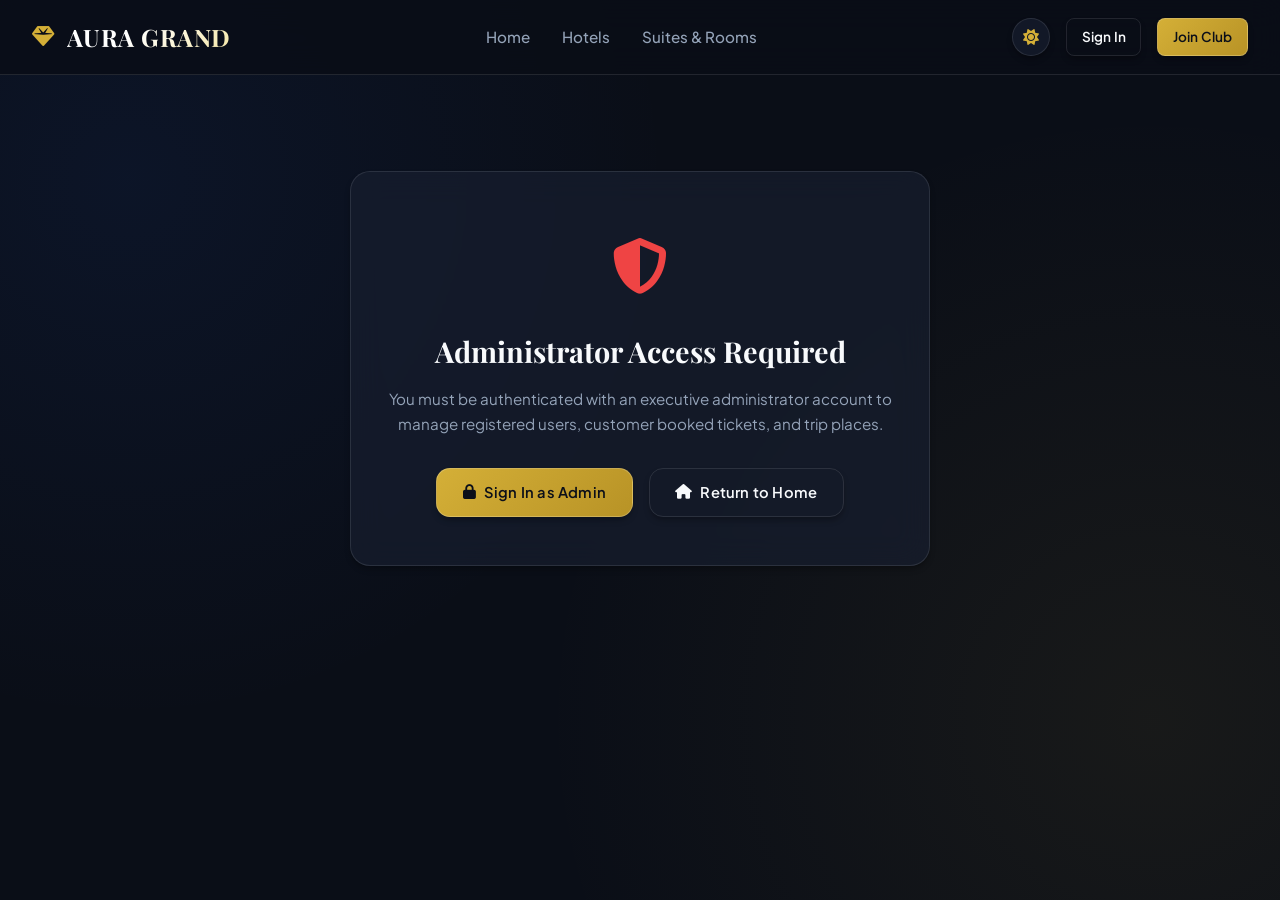
<file: frontend/admin.html>
<!DOCTYPE html>
<html lang="en">
<head>
  <meta charset="UTF-8">
  <meta name="viewport" content="width=device-width, initial-scale=1.0">
  <title>Admin Executive Portal | Aura Grand</title>
  <meta name="description" content="Aura Grand Luxury Hotel Group - Administrative Control Center. Manage registered users, customer booked tickets, and Tamil Nadu trip places.">
  <link rel="stylesheet" href="https://cdnjs.cloudflare.com/ajax/libs/font-awesome/6.5.1/css/all.min.css">
  <link rel="stylesheet" href="css/style.css">
</head>
<body>

  <!-- Navigation Bar -->
  <nav class="navbar">
    <div class="nav-container">
      <a href="index.html" class="brand-logo">
        <i class="fa-solid fa-gem"></i>
        <span>AURA GRAND</span>
      </a>
      <ul class="nav-links">
        <li class="nav-item"><a href="index.html">Home</a></li>
        <li class="nav-item"><a href="hotels.html">Hotels</a></li>
        <li class="nav-item"><a href="rooms.html">Suites & Rooms</a></li>
        <li id="nav-admin-link" class="nav-item active"><a href="admin.html" style="color:var(--accent-gold);font-weight:600;"><i class="fa-solid fa-shield-halved"></i> Admin Portal</a></li>
      </ul>
      <div id="nav-auth-container" class="nav-auth">
        <!-- Rendered by Auth.updateNav() -->
      </div>
    </div>
  </nav>

  <!-- Access Denied Screen (Shown to non-admin visitors) -->
  <div id="admin-access-denied" class="container" style="display:none; padding: 6rem 1rem; text-align: center;">
    <div class="luxury-card" style="max-width: 580px; margin: 0 auto; padding: 3rem 2rem;">
      <div style="font-size: 3.5rem; color: #ef4444; margin-bottom: 1.2rem;">
        <i class="fa-solid fa-shield-halved"></i>
      </div>
      <h2 style="font-family: var(--font-serif); font-size: 1.8rem; margin-bottom: 0.8rem;">Administrator Access Required</h2>
      <p style="color: var(--text-muted); font-size: 0.95rem; margin-bottom: 2rem; line-height: 1.6;">
        You must be authenticated with an executive administrator account to manage registered users, customer booked tickets, and trip places.
      </p>
      <div style="display: flex; gap: 1rem; justify-content: center; flex-wrap: wrap;">
        <a href="login.html" class="btn btn-gold">
          <i class="fa-solid fa-lock"></i> Sign In as Admin
        </a>
        <a href="index.html" class="btn btn-outline">
          <i class="fa-solid fa-house"></i> Return to Home
        </a>
      </div>
    </div>
  </div>

  <!-- Admin Main Portal -->
  <main id="admin-portal-content" class="container" style="padding-top: 2.5rem; padding-bottom: 5rem; display: none;">
    
    <!-- Admin Header Banner -->
    <div class="admin-header-box">
      <div>
        <span class="hero-pill" style="margin-bottom: 0.8rem;">
          <i class="fa-solid fa-crown" style="color:var(--accent-gold);"></i> Executive Management Console
        </span>
        <h1 style="font-family: var(--font-serif); font-size: 2.2rem; color: #fff; margin-bottom: 0.4rem;">
          Operations & Control Center
        </h1>
        <p style="color: var(--text-muted); font-size: 0.92rem;">
          Oversee guest accounts, customer ticket folios, and luxury trip destinations across Tamil Nadu.
        </p>
      </div>
      <div style="display: flex; gap: 0.8rem; align-items: center; flex-wrap: wrap;">
        <button onclick="refreshDashboardData()" class="btn btn-outline btn-sm">
          <i class="fa-solid fa-rotate"></i> Sync Data
        </button>
        <button onclick="openAddPlaceModal()" class="btn btn-outline btn-sm">
          <i class="fa-solid fa-hotel"></i> Add Trip Place
        </button>
        <button onclick="openAdminAddSuiteModal()" class="btn btn-gold btn-sm">
          <i class="fa-solid fa-plus"></i> Add Suite
        </button>
      </div>
    </div>

    <!-- 5 High-Level KPI Metric Cards -->
    <div class="admin-kpi-grid">
      <div class="admin-kpi-card">
        <div class="kpi-header">
          <span class="kpi-title">Total Registered Users</span>
          <div class="kpi-icon"><i class="fa-solid fa-users"></i></div>
        </div>
        <div id="kpi-users" class="kpi-value">--</div>
        <div id="kpi-users-sub" class="kpi-sub">Loading user accounts...</div>
      </div>

      <div class="admin-kpi-card">
        <div class="kpi-header">
          <span class="kpi-title">Booked Trip Tickets</span>
          <div class="kpi-icon"><i class="fa-solid fa-ticket"></i></div>
        </div>
        <div id="kpi-bookings" class="kpi-value">--</div>
        <div id="kpi-bookings-sub" class="kpi-sub">Loading reservations...</div>
      </div>

      <div class="admin-kpi-card">
        <div class="kpi-header">
          <span class="kpi-title">Gross Booking Revenue</span>
          <div class="kpi-icon"><i class="fa-solid fa-sack-dollar"></i></div>
        </div>
        <div id="kpi-revenue" class="kpi-value">$--</div>
        <div class="kpi-sub">Total confirmed settlements</div>
      </div>

      <div class="admin-kpi-card">
        <div class="kpi-header">
          <span class="kpi-title">Active Trip Places</span>
          <div class="kpi-icon"><i class="fa-solid fa-map-location-dot"></i></div>
        </div>
        <div id="kpi-places" class="kpi-value">--</div>
        <div class="kpi-sub">Tamil Nadu luxury retreats</div>
      </div>

      <div class="admin-kpi-card">
        <div class="kpi-header">
          <span class="kpi-title">Managed Suites</span>
          <div class="kpi-icon"><i class="fa-solid fa-bed"></i></div>
        </div>
        <div id="kpi-suites" class="kpi-value">--</div>
        <div id="kpi-suites-sub" class="kpi-sub">Rooms & penthouses</div>
      </div>
    </div>

    <!-- Navigation Tabs -->
    <div class="admin-tabs-nav">
      <button class="admin-tab-btn active" onclick="switchAdminTab('users')">
        <i class="fa-solid fa-users"></i> 1. Manage Total Users <span id="badge-tab-users" class="tag" style="margin-left:4px;">0</span>
      </button>
      <button class="admin-tab-btn" onclick="switchAdminTab('tickets')">
        <i class="fa-solid fa-ticket"></i> 2. Customer Booked Tickets <span id="badge-tab-tickets" class="tag" style="margin-left:4px;">0</span>
      </button>
      <button class="admin-tab-btn" onclick="switchAdminTab('places')">
        <i class="fa-solid fa-hotel"></i> 3. Manage Trip Places <span id="badge-tab-places" class="tag" style="margin-left:4px;">0</span>
      </button>
      <button class="admin-tab-btn" onclick="switchAdminTab('suites')">
        <i class="fa-solid fa-bed"></i> 4. Manage Suites <span id="badge-tab-suites" class="tag" style="margin-left:4px;">0</span>
      </button>
    </div>

    <!-- ======================================================================
         TAB 1: MANAGE TOTAL USERS
         ====================================================================== -->
    <section id="tab-content-users" class="admin-tab-panel">
      <div style="display:flex; justify-content:space-between; align-items:center; flex-wrap:wrap; gap:1rem; margin-bottom:1.2rem;">
        <div>
          <h2 style="font-family:var(--font-serif); font-size:1.4rem;">Registered User Accounts</h2>
          <p style="color:var(--text-muted); font-size:0.85rem;">View member accounts, assign administrative roles, or remove accounts.</p>
        </div>
        <div style="display:flex; gap:0.6rem;">
          <input type="text" id="search-users-input" placeholder="Search by name, email, phone..." oninput="filterUsersTable()" 
                 style="background:var(--bg-card); border:1px solid var(--border-glass); border-radius:var(--radius-sm); color:#fff; padding:0.5rem 0.9rem; font-size:0.88rem; width:260px;">
        </div>
      </div>

      <div class="admin-table-container">
        <table class="admin-table">
          <thead>
            <tr>
              <th>Member Name & Contact</th>
              <th>System Role</th>
              <th>Total Stays Booked</th>
              <th>Total Expenditure</th>
              <th>Account Created</th>
              <th style="text-align:right;">Actions</th>
            </tr>
          </thead>
          <tbody id="users-table-body">
            <tr>
              <td colspan="6" style="text-align:center; padding:3rem; color:var(--text-dim);">
                <i class="fa-solid fa-circle-notch fa-spin"></i> Loading user accounts...
              </td>
            </tr>
          </tbody>
        </table>
      </div>
    </section>

    <!-- ======================================================================
         TAB 2: CUSTOMER BOOKED TICKETS
         ====================================================================== -->
    <section id="tab-content-tickets" class="admin-tab-panel" style="display:none;">
      <div style="display:flex; justify-content:space-between; align-items:center; flex-wrap:wrap; gap:1rem; margin-bottom:1.2rem;">
        <div>
          <h2 style="font-family:var(--font-serif); font-size:1.4rem;">Customer Booked Trip Tickets</h2>
          <p style="color:var(--text-muted); font-size:0.85rem;">Monitor reservations, inspect guest folios, approve bookings, or process ticket cancellations.</p>
        </div>
        <div style="display:flex; gap:0.6rem; flex-wrap:wrap;">
          <select id="filter-ticket-status" onchange="filterTicketsTable()" style="background:var(--bg-card); border:1px solid var(--border-glass); border-radius:var(--radius-sm); color:#fff; padding:0.5rem 0.9rem; font-size:0.88rem;">
            <option value="all">All Ticket Statuses</option>
            <option value="confirmed">Confirmed Only</option>
            <option value="pending">Pending Payment</option>
            <option value="cancelled">Cancelled</option>
          </select>
          <input type="text" id="search-tickets-input" placeholder="Search by ticket ID, guest, hotel..." oninput="filterTicketsTable()"
                 style="background:var(--bg-card); border:1px solid var(--border-glass); border-radius:var(--radius-sm); color:#fff; padding:0.5rem 0.9rem; font-size:0.88rem; width:260px;">
        </div>
      </div>

      <div class="admin-table-container">
        <table class="admin-table">
          <thead>
            <tr>
              <th>Ticket Code</th>
              <th>Guest Details</th>
              <th>Trip Place & Suite</th>
              <th>Travel Dates & Nights</th>
              <th>Total Tariff</th>
              <th>Status</th>
              <th style="text-align:right;">Ticket Operations</th>
            </tr>
          </thead>
          <tbody id="tickets-table-body">
            <tr>
              <td colspan="7" style="text-align:center; padding:3rem; color:var(--text-dim);">
                <i class="fa-solid fa-circle-notch fa-spin"></i> Loading customer reservations...
              </td>
            </tr>
          </tbody>
        </table>
      </div>
    </section>

    <!-- ======================================================================
         TAB 3: MANAGE TRIP PLACES
         ====================================================================== -->
    <section id="tab-content-places" class="admin-tab-panel" style="display:none;">
      <div style="display:flex; justify-content:space-between; align-items:center; flex-wrap:wrap; gap:1rem; margin-bottom:1.5rem;">
        <div>
          <h2 style="font-family:var(--font-serif); font-size:1.4rem;">Tamil Nadu Trip Places & Hotels</h2>
          <p style="color:var(--text-muted); font-size:0.85rem;">Add new destinations, update hotel details, or manage portfolio inventory.</p>
        </div>
        <div style="display:flex; gap:0.6rem; flex-wrap:wrap;">
          <select id="filter-place-city" onchange="filterPlacesGrid()" style="background:var(--bg-card); border:1px solid var(--border-glass); border-radius:var(--radius-sm); color:#fff; padding:0.5rem 0.9rem; font-size:0.88rem;">
            <option value="all">All Tamil Nadu Locations</option>
            <option value="Chennai">Chennai</option>
            <option value="Ooty">Ooty</option>
            <option value="Kodaikanal">Kodaikanal</option>
            <option value="Madurai">Madurai</option>
            <option value="Mahabalipuram">Mahabalipuram</option>
          </select>
          <button onclick="openAddPlaceModal()" class="btn btn-gold btn-sm">
            <i class="fa-solid fa-plus"></i> Add Trip Place
          </button>
        </div>
      </div>

      <div id="admin-places-grid" class="grid-3">
        <!-- Rendered dynamically -->
      </div>
    </section>

    <!-- ======================================================================
         TAB 4: MANAGE SUITES
         ====================================================================== -->
    <section id="tab-content-suites" class="admin-tab-panel" style="display:none;">
      <div style="display:flex; justify-content:space-between; align-items:center; flex-wrap:wrap; gap:1rem; margin-bottom:1.5rem;">
        <div>
          <h2 style="font-family:var(--font-serif); font-size:1.4rem;">Tamil Nadu Suites & Rooms Portfolio</h2>
          <p style="color:var(--text-muted); font-size:0.85rem;">Manage individual suite categories, door numbers, nightly tariffs, guest capacities, and live booking availability.</p>
        </div>
        <div style="display:flex; gap:0.6rem; flex-wrap:wrap;">
          <select id="filter-suite-hotel" onchange="filterSuitesTable()" style="background:var(--bg-card); border:1px solid var(--border-glass); border-radius:var(--radius-sm); color:#fff; padding:0.5rem 0.9rem; font-size:0.88rem;">
            <option value="all">All Trip Places / Properties</option>
          </select>
          <select id="filter-suite-status" onchange="filterSuitesTable()" style="background:var(--bg-card); border:1px solid var(--border-glass); border-radius:var(--radius-sm); color:#fff; padding:0.5rem 0.9rem; font-size:0.88rem;">
            <option value="all">All Availability</option>
            <option value="available">Active & Bookable</option>
            <option value="maintenance">Maintenance / Blocked</option>
          </select>
          <input type="text" id="search-suites-input" placeholder="Search suite, room no., features..." oninput="filterSuitesTable()"
                 style="background:var(--bg-card); border:1px solid var(--border-glass); border-radius:var(--radius-sm); color:#fff; padding:0.5rem 0.9rem; font-size:0.88rem; width:220px;">
          <button onclick="openAdminAddSuiteModal()" class="btn btn-gold btn-sm">
            <i class="fa-solid fa-plus"></i> Add New Suite
          </button>
        </div>
      </div>

      <div class="admin-table-container">
        <table class="admin-table">
          <thead>
            <tr>
              <th>Suite / Room</th>
              <th>Trip Place & Location</th>
              <th>Price Per Night</th>
              <th>Capacity & Bed</th>
              <th>Availability</th>
              <th>Active Stays</th>
              <th style="text-align:right;">Suite Operations</th>
            </tr>
          </thead>
          <tbody id="suites-table-body">
            <tr>
              <td colspan="7" style="text-align:center; padding:3rem; color:var(--text-dim);">
                <i class="fa-solid fa-circle-notch fa-spin"></i> Loading suites portfolio...
              </td>
            </tr>
          </tbody>
        </table>
      </div>
    </section>

  </main>

  <!-- ======================================================================
       MODAL: ADD / EDIT TRIP PLACE
       ====================================================================== -->
  <div id="modal-trip-place" class="admin-modal-overlay">
    <div class="admin-modal-card">
      <div style="display:flex; justify-content:space-between; align-items:center; margin-bottom:1.5rem; border-bottom:1px solid var(--border-glass); padding-bottom:1rem;">
        <h3 id="modal-place-title" style="font-family:var(--font-serif); font-size:1.4rem; color:#fff;">
          <i class="fa-solid fa-hotel" style="color:var(--accent-gold);"></i> Add New Trip Place
        </h3>
        <button onclick="closeModal('modal-trip-place')" style="background:none; border:none; color:var(--text-muted); font-size:1.2rem; cursor:pointer;">
          <i class="fa-solid fa-xmark"></i>
        </button>
      </div>

      <form id="form-trip-place" onsubmit="handleSaveTripPlace(event)">
        <input type="hidden" id="place-edit-id" value="">

        <div class="admin-form-group">
          <label>Trip Place / Hotel Name *</label>
          <input type="text" id="place-name" placeholder="e.g. Chettinad Heritage Palace & Resort" required>
        </div>

        <div style="display:grid; grid-template-columns:1fr 1fr; gap:1rem;">
          <div class="admin-form-group">
            <label>City / Destination (Tamil Nadu) *</label>
            <select id="place-city" required>
              <option value="Chennai">Chennai</option>
              <option value="Ooty">Ooty</option>
              <option value="Kodaikanal">Kodaikanal</option>
              <option value="Madurai">Madurai</option>
              <option value="Mahabalipuram">Mahabalipuram</option>
              <option value="Coimbatore">Coimbatore</option>
              <option value="Rameshwaram">Rameshwaram</option>
              <option value="Kanyakumari">Kanyakumari</option>
            </select>
          </div>
          <div class="admin-form-group">
            <label>State</label>
            <input type="text" id="place-state" value="Tamil Nadu" readonly style="opacity:0.8;">
          </div>
        </div>

        <div class="admin-form-group">
          <label>Detailed Address *</label>
          <input type="text" id="place-address" placeholder="e.g. 45 East Coast Road, Covelong Beach, Chennai" required>
        </div>

        <div style="display:grid; grid-template-columns:1fr 1fr 1fr; gap:1rem;">
          <div class="admin-form-group">
            <label>Star Rating (1.0 - 5.0) *</label>
            <input type="number" id="place-rating" step="0.1" min="1" max="5" value="4.8" required>
          </div>
          <div class="admin-form-group">
            <label>Starting Rate ($/night) *</label>
            <input type="number" id="place-rate" min="10" value="280" required>
          </div>
          <div class="admin-form-group">
            <label>Default Suite Title</label>
            <input type="text" id="place-default-suite" value="Royal Heritage Ocean Suite" required>
          </div>
        </div>

        <div class="admin-form-group">
          <label>Cover Showcase Image URL</label>
          <input type="url" id="place-image" placeholder="https://images.unsplash.com/photo-..." 
                 value="https://images.unsplash.com/photo-1566073771259-6a8506099945?auto=format&fit=crop&w=1200&q=80">
        </div>

        <div class="admin-form-group">
          <label>Amenities (Comma separated tags)</label>
          <input type="text" id="place-amenities" placeholder="Infinity Pool, Ayurvedic Spa, Fine Dining, Free WiFi" 
                 value="Infinity Pool, Ayurvedic Spa, Fine Dining, 24/7 Butler, Free WiFi">
        </div>

        <div class="admin-form-group">
          <label>Narrative Description *</label>
          <textarea id="place-description" rows="3" placeholder="Describe the ambiance, heritage architecture, and scenic attractions..." required></textarea>
        </div>

        <div style="display:flex; justify-content:flex-end; gap:0.8rem; margin-top:1.5rem;">
          <button type="button" onclick="closeModal('modal-trip-place')" class="btn btn-outline btn-sm">Cancel</button>
          <button type="submit" id="btn-save-place" class="btn btn-gold btn-sm">
            <i class="fa-solid fa-check"></i> Save Trip Place
          </button>
        </div>
      </form>
    </div>
  </div>

  <!-- ======================================================================
       MODAL: CUSTOMER TICKET & FOLIO DETAILS
       ====================================================================== -->
  <div id="modal-ticket-folio" class="admin-modal-overlay">
    <div class="admin-modal-card" style="max-width: 680px;">
      <div style="display:flex; justify-content:space-between; align-items:center; margin-bottom:1.5rem; border-bottom:1px solid var(--border-glass); padding-bottom:1rem;">
        <h3 style="font-family:var(--font-serif); font-size:1.4rem; color:var(--accent-gold);">
          <i class="fa-solid fa-receipt"></i> Customer Ticket & Folio
        </h3>
        <button onclick="closeModal('modal-ticket-folio')" style="background:none; border:none; color:var(--text-muted); font-size:1.2rem; cursor:pointer;">
          <i class="fa-solid fa-xmark"></i>
        </button>
      </div>

      <div id="ticket-folio-content">
        <!-- Injected dynamically -->
      </div>

      <div style="display:flex; justify-content:space-between; align-items:center; margin-top:1.8rem; border-top:1px solid var(--border-glass); padding-top:1.2rem;">
        <button onclick="window.print()" class="btn btn-outline btn-sm">
          <i class="fa-solid fa-print"></i> Print Official Folio
        </button>
        <button onclick="closeModal('modal-ticket-folio')" class="btn btn-gold btn-sm">
          Close
        </button>
      </div>
    </div>
  <!-- ======================================================================
       MODAL: MANAGE / EDIT SUITE
       ====================================================================== -->
  <div id="modal-admin-suite" class="admin-modal-overlay">
    <div class="admin-modal-card">
      <div style="display:flex; justify-content:space-between; align-items:center; margin-bottom:1.5rem; border-bottom:1px solid var(--border-glass); padding-bottom:1rem;">
        <h3 id="modal-admin-suite-title" style="font-family:var(--font-serif); font-size:1.4rem; color:#fff;">
          <i class="fa-solid fa-sliders" style="color:var(--accent-gold);"></i> Manage Suite
        </h3>
        <button onclick="closeModal('modal-admin-suite')" style="background:none; border:none; color:var(--text-muted); font-size:1.2rem; cursor:pointer;">
          <i class="fa-solid fa-xmark"></i>
        </button>
      </div>

      <form id="form-admin-suite" onsubmit="handleSaveAdminSuite(event)">
        <input type="hidden" id="admin-suite-edit-id" value="">

        <div class="admin-form-group">
          <label>Suite Title / Category *</label>
          <input type="text" id="admin-suite-name" placeholder="e.g. Deluxe Coromandel Ocean Suite" required>
        </div>

        <div style="display:grid; grid-template-columns:1fr 1fr; gap:1rem;">
          <div class="admin-form-group">
            <label>Trip Place / Hotel *</label>
            <select id="admin-suite-hotel-id" required>
              <!-- Loaded dynamically -->
            </select>
          </div>
          <div class="admin-form-group">
            <label>Room Door Number *</label>
            <input type="text" id="admin-suite-number" placeholder="e.g. Coromandel-101" required>
          </div>
        </div>

        <div style="display:grid; grid-template-columns:1fr 1fr 1fr; gap:1rem;">
          <div class="admin-form-group">
            <label>Price Per Night ($) *</label>
            <input type="number" id="admin-suite-price" min="10" step="1" required>
          </div>
          <div class="admin-form-group">
            <label>Max Guests Capacity *</label>
            <input type="number" id="admin-suite-capacity" min="1" max="10" value="2" required>
          </div>
          <div class="admin-form-group">
            <label>Bed Configuration *</label>
            <input type="text" id="admin-suite-bed" placeholder="King Size Bed" value="King Size Bed" required>
          </div>
        </div>

        <div style="display:grid; grid-template-columns:1fr 1fr; gap:1rem;">
          <div class="admin-form-group">
            <label>Availability Status</label>
            <select id="admin-suite-available">
              <option value="true">Active & Bookable</option>
              <option value="false">Under Maintenance / Blocked</option>
            </select>
          </div>
          <div class="admin-form-group">
            <label>Cover Photo URL</label>
            <input type="url" id="admin-suite-image" placeholder="https://images.unsplash.com/photo-...">
          </div>
        </div>

        <div class="admin-form-group">
          <label>Features & Amenities (Comma separated tags)</label>
          <input type="text" id="admin-suite-features" placeholder="Private Sea Balcony, Italian Marble Bath, Rain Shower, Free WiFi">
        </div>

        <div style="display:flex; justify-content:space-between; align-items:center; margin-top:1.8rem; border-top:1px solid var(--border-glass); padding-top:1.2rem;">
          <button type="button" id="btn-admin-delete-suite" onclick="deleteCurrentAdminSuite()" class="btn btn-danger btn-sm" style="display:none;">
            <i class="fa-solid fa-trash"></i> Delete Suite
          </button>
          <div style="display:flex; gap:0.6rem; margin-left:auto;">
            <button type="button" onclick="closeModal('modal-admin-suite')" class="btn btn-outline btn-sm">Cancel</button>
            <button type="submit" id="btn-admin-save-suite" class="btn btn-gold btn-sm">
              <i class="fa-solid fa-check"></i> Save Suite Details
            </button>
          </div>
        </div>
      </form>
    </div>
  </div>

  <!-- Footer -->
  <footer class="site-footer">
    <div class="footer-container">
      <div class="brand-logo">
        <i class="fa-solid fa-gem"></i>
        <span>AURA GRAND</span>
      </div>
      <div class="footer-copy">
        &copy; 2026 Aura Grand Hotel Group Ltd. Executive Administration Platform.
      </div>
    </div>
  </footer>

  <script src="js/main.js"></script>
  <script>
    // State storage for filtering
    let allUsers = [];
    let allBookings = [];
    let allHotels = [];
    let allRooms = [];

    // Access Verification on page load
    document.addEventListener("DOMContentLoaded", async () => {
      const user = Auth.getUser();
      const token = Auth.getToken();

      if (!token || !user || user.role !== "admin") {
        document.getElementById("admin-access-denied").style.display = "block";
        document.getElementById("admin-portal-content").style.display = "none";
        return;
      }

      document.getElementById("admin-access-denied").style.display = "none";
      document.getElementById("admin-portal-content").style.display = "block";

      await refreshDashboardData();
    });

    // Tab switcher
    function switchAdminTab(tabName) {
      document.querySelectorAll(".admin-tab-btn").forEach(btn => btn.classList.remove("active"));
      document.querySelectorAll(".admin-tab-panel").forEach(panel => panel.style.display = "none");

      if (tabName === "users") {
        document.getElementById("tab-content-users").style.display = "block";
      } else if (tabName === "tickets") {
        document.getElementById("tab-content-tickets").style.display = "block";
      } else if (tabName === "places") {
        document.getElementById("tab-content-places").style.display = "block";
      } else if (tabName === "suites") {
        document.getElementById("tab-content-suites").style.display = "block";
      }

      const targetBtn = Array.from(document.querySelectorAll(".admin-tab-btn")).find(b => b.getAttribute("onclick")?.includes(`'${tabName}'`));
      if (targetBtn) targetBtn.classList.add("active");
    }

    // Refresh all dashboard metrics & records
    async function refreshDashboardData() {
      try {
        // 1. Fetch Stats
        const statsRes = await apiRequest("/admin/stats", "GET", null, true);
        if (statsRes.success) {
          const s = statsRes.stats;
          document.getElementById("kpi-users").innerText = s.total_users;
          document.getElementById("kpi-users-sub").innerText = `${s.total_guests} Guests • ${s.total_admins} Admins`;
          
          document.getElementById("kpi-bookings").innerText = s.total_bookings;
          document.getElementById("kpi-bookings-sub").innerText = `${s.confirmed_bookings} Confirmed • ${s.pending_bookings} Pending`;

          document.getElementById("kpi-revenue").innerText = `$${s.total_revenue.toLocaleString()}`;
          document.getElementById("kpi-places").innerText = s.total_hotels;
          document.getElementById("kpi-suites").innerText = s.total_rooms || "--";

          document.getElementById("badge-tab-users").innerText = s.total_users;
          document.getElementById("badge-tab-tickets").innerText = s.total_bookings;
          document.getElementById("badge-tab-places").innerText = s.total_hotels;
        }

        // 2. Fetch Users
        const usersRes = await apiRequest("/admin/users", "GET", null, true);
        if (usersRes.success) {
          allUsers = usersRes.users;
          renderUsersTable(allUsers);
        }

        // 3. Fetch Booked Tickets
        const bookingsRes = await apiRequest("/admin/bookings", "GET", null, true);
        if (bookingsRes.success) {
          allBookings = bookingsRes.bookings;
          renderTicketsTable(allBookings);
        }

        // 4. Fetch Trip Places (Hotels)
        const hotelsRes = await apiRequest("/hotels");
        if (hotelsRes.success) {
          allHotels = hotelsRes.hotels;
          renderPlacesGrid(allHotels);
          populateAdminSuiteHotelSelects();
        }

        // 5. Fetch Managed Suites (Rooms)
        const roomsRes = await apiRequest("/admin/rooms", "GET", null, true);
        if (roomsRes.success) {
          allRooms = roomsRes.rooms;
          renderSuitesTable(allRooms);
          document.getElementById("badge-tab-suites").innerText = allRooms.length;
          document.getElementById("kpi-suites").innerText = allRooms.length;
        }

        showToast("Dashboard synchronized successfully.", "info");
      } catch (err) {
        showToast(err.message || "Failed to load admin records.", "error");
      }
    }

    // =========================================================================
    // SECTION 1: MANAGE USERS
    // =========================================================================
    function renderUsersTable(users) {
      const tbody = document.getElementById("users-table-body");
      const currentUser = Auth.getUser();

      if (!users.length) {
        tbody.innerHTML = `<tr><td colspan="6" style="text-align:center; padding:2.5rem; color:var(--text-dim);">No user accounts found.</td></tr>`;
        return;
      }

      tbody.innerHTML = users.map(u => {
        const isSelf = currentUser && currentUser.id === u.id;
        const isAdmin = u.role === "admin";

        return `
          <tr>
            <td>
              <div style="font-weight:600; color:#fff; display:flex; align-items:center; gap:0.5rem;">
                <i class="fa-solid fa-circle-user" style="color:var(--text-dim); font-size:1.2rem;"></i>
                ${u.name} ${isSelf ? '<span class="tag" style="color:var(--accent-gold); font-size:0.7rem;">You</span>' : ''}
              </div>
              <div style="color:var(--text-muted); font-size:0.82rem; margin-top:2px;">
                <i class="fa-solid fa-envelope" style="font-size:0.75rem; margin-right:4px;"></i>${u.email}
                ${u.phone ? ` • <i class="fa-solid fa-phone" style="font-size:0.75rem; margin-right:4px;"></i>${u.phone}` : ''}
              </div>
            </td>
            <td>
              <span class="status-pill ${isAdmin ? 'status-admin' : 'status-guest'}">
                <i class="fa-solid ${isAdmin ? 'fa-crown' : 'fa-user'}"></i> ${u.role}
              </span>
            </td>
            <td>
              <strong style="color:var(--accent-gold);">${u.total_bookings || 0}</strong> stays
            </td>
            <td>
              <strong>$${(u.total_spent || 0).toLocaleString()}</strong>
            </td>
            <td style="color:var(--text-dim); font-size:0.85rem;">
              ${(u.created_at || '').split('T')[0] || '2026-01-01'}
            </td>
            <td style="text-align:right; white-space:nowrap;">
              ${!isSelf ? `
                <button onclick="toggleUserRole('${u.id}', '${isAdmin ? 'guest' : 'admin'}')" class="btn btn-outline btn-sm" title="${isAdmin ? 'Demote to Guest' : 'Promote to Admin'}" style="padding:0.35rem 0.6rem; font-size:0.8rem;">
                  <i class="fa-solid ${isAdmin ? 'fa-arrow-down' : 'fa-arrow-up'}"></i> ${isAdmin ? 'Demote' : 'Promote'}
                </button>
                <button onclick="handleDeleteUser('${u.id}', '${u.name}')" class="btn btn-danger btn-sm" title="Delete User" style="padding:0.35rem 0.6rem; font-size:0.8rem; margin-left:4px;">
                  <i class="fa-solid fa-trash"></i>
                </button>
              ` : '<span style="color:var(--text-dim); font-size:0.8rem;">Active Session</span>'}
            </td>
          </tr>
        `;
      }).join('');
    }

    function filterUsersTable() {
      const q = document.getElementById("search-users-input").value.toLowerCase();
      const filtered = allUsers.filter(u => 
        (u.name && u.name.toLowerCase().includes(q)) ||
        (u.email && u.email.toLowerCase().includes(q)) ||
        (u.phone && u.phone.toLowerCase().includes(q)) ||
        (u.role && u.role.toLowerCase().includes(q))
      );
      renderUsersTable(filtered);
    }

    async function toggleUserRole(userId, newRole) {
      if (!confirm(`Are you sure you want to change this user's role to '${newRole}'?`)) return;
      try {
        const res = await apiRequest(`/admin/users/${userId}/role`, "PUT", { role: newRole }, true);
        if (res.success) {
          showToast(res.message, "success");
          await refreshDashboardData();
        }
      } catch (e) {
        showToast(e.message || "Failed to update role", "error");
      }
    }

    async function handleDeleteUser(userId, userName) {
      if (!confirm(`Are you sure you want to permanently delete the user account for '${userName}'? This will remove all their credentials.`)) return;
      try {
        const res = await apiRequest(`/admin/users/${userId}`, "DELETE", null, true);
        if (res.success) {
          showToast(res.message, "success");
          await refreshDashboardData();
        }
      } catch (e) {
        showToast(e.message || "Failed to delete user", "error");
      }
    }

    // =========================================================================
    // SECTION 2: MANAGE CUSTOMER BOOKED TICKETS
    // =========================================================================
    function renderTicketsTable(bookings) {
      const tbody = document.getElementById("tickets-table-body");
      if (!bookings.length) {
        tbody.innerHTML = `<tr><td colspan="7" style="text-align:center; padding:2.5rem; color:var(--text-dim);">No customer booked tickets found.</td></tr>`;
        return;
      }

      tbody.innerHTML = bookings.map(b => {
        const statusClass = b.status === "confirmed" ? "status-confirmed" : (b.status === "cancelled" ? "status-cancelled" : "status-pending");
        const guestName = (b.user && b.user.name) || "Valued Guest";
        const guestEmail = (b.user && b.user.email) || "--";
        const hotelName = (b.hotel && b.hotel.name) || "Tamil Nadu Luxury Resort";
        const hotelCity = (b.hotel && b.hotel.city) || "Tamil Nadu";
        const roomType = (b.room && b.room.room_type) || "Luxury Suite";

        return `
          <tr>
            <td>
              <strong style="color:var(--accent-gold);">${b.booking_code || b.id}</strong>
              <div style="color:var(--text-dim); font-size:0.75rem;">ID: ${b.id}</div>
            </td>
            <td>
              <div style="font-weight:600; color:#fff;">${guestName}</div>
              <div style="color:var(--text-muted); font-size:0.8rem;">${guestEmail}</div>
            </td>
            <td>
              <div style="color:#fff; font-weight:500;">${hotelName}</div>
              <div style="color:var(--text-dim); font-size:0.8rem;"><i class="fa-solid fa-location-dot"></i> ${hotelCity} • ${roomType}</div>
            </td>
            <td>
              <div style="font-size:0.85rem;"><i class="fa-solid fa-calendar-days"></i> ${b.check_in} ➔ ${b.check_out}</div>
              <div style="color:var(--text-dim); font-size:0.78rem;">${b.total_nights || 1} nights • ${b.num_guests || 1} guest(s)</div>
            </td>
            <td>
              <strong style="color:#fff;">$${(b.total_amount || 0).toLocaleString()}</strong>
              <div style="font-size:0.78rem; color:${b.payment ? '#34d399' : '#fbbf24'};">
                <i class="fa-solid ${b.payment ? 'fa-circle-check' : 'fa-clock'}"></i> ${b.payment ? 'Paid (Card)' : 'Pending'}
              </div>
            </td>
            <td>
              <span class="status-pill ${statusClass}">${b.status}</span>
            </td>
            <td style="text-align:right; white-space:nowrap;">
              <button onclick="viewTicketFolio('${b.id}')" class="btn btn-outline btn-sm" title="View Ticket Folio" style="padding:0.35rem 0.55rem; font-size:0.8rem;">
                <i class="fa-solid fa-receipt"></i> Folio
              </button>
              ${b.status === "pending" ? `
                <button onclick="updateTicketStatus('${b.id}', 'confirmed')" class="btn btn-gold btn-sm" title="Confirm Ticket" style="padding:0.35rem 0.55rem; font-size:0.8rem; margin-left:3px;">
                  <i class="fa-solid fa-check"></i>
                </button>
              ` : ''}
              ${b.status !== "cancelled" ? `
                <button onclick="updateTicketStatus('${b.id}', 'cancelled')" class="btn btn-danger btn-sm" title="Cancel Ticket" style="padding:0.35rem 0.55rem; font-size:0.8rem; margin-left:3px;">
                  <i class="fa-solid fa-ban"></i>
                </button>
              ` : ''}
              <button onclick="deleteTicket('${b.id}', '${b.booking_code || b.id}')" class="btn btn-danger btn-sm" title="Delete Record" style="padding:0.35rem 0.55rem; font-size:0.8rem; margin-left:3px;">
                <i class="fa-solid fa-trash"></i>
              </button>
            </td>
          </tr>
        `;
      }).join('');
    }

    function filterTicketsTable() {
      const q = document.getElementById("search-tickets-input").value.toLowerCase();
      const status = document.getElementById("filter-ticket-status").value;

      const filtered = allBookings.filter(b => {
        if (status !== "all" && b.status !== status) return false;
        if (!q) return true;

        const guestName = (b.user && b.user.name) || "";
        const guestEmail = (b.user && b.user.email) || "";
        const hotelName = (b.hotel && b.hotel.name) || "";
        const code = b.booking_code || b.id;

        return (
          code.toLowerCase().includes(q) ||
          guestName.toLowerCase().includes(q) ||
          guestEmail.toLowerCase().includes(q) ||
          hotelName.toLowerCase().includes(q)
        );
      });

      renderTicketsTable(filtered);
    }

    async function updateTicketStatus(bookingId, newStatus) {
      if (!confirm(`Are you sure you want to mark ticket '${bookingId}' as '${newStatus}'?`)) return;
      try {
        const res = await apiRequest(`/admin/bookings/${bookingId}/status`, "PUT", { status: newStatus }, true);
        if (res.success) {
          showToast(res.message, "success");
          await refreshDashboardData();
        }
      } catch (e) {
        showToast(e.message || "Failed to update ticket status", "error");
      }
    }

    async function deleteTicket(bookingId, code) {
      if (!confirm(`Permanently delete reservation record for ticket '${code}'?`)) return;
      try {
        const res = await apiRequest(`/admin/bookings/${bookingId}`, "DELETE", null, true);
        if (res.success) {
          showToast(res.message, "success");
          await refreshDashboardData();
        }
      } catch (e) {
        showToast(e.message || "Failed to delete ticket", "error");
      }
    }

    function viewTicketFolio(bookingId) {
      const b = allBookings.find(x => x.id === bookingId);
      if (!b) return;

      const guestName = (b.user && b.user.name) || "Valued Guest";
      const guestEmail = (b.user && b.user.email) || "N/A";
      const guestPhone = (b.user && b.user.phone) || "N/A";
      const hotelName = (b.hotel && b.hotel.name) || "Tamil Nadu Luxury Hotel";
      const hotelAddress = (b.hotel && b.hotel.address) || "Tamil Nadu, India";
      const roomType = (b.room && b.room.room_type) || "Luxury Suite";
      const txn = (b.payment && b.payment.transaction_id) || "TXN_PENDING";

      const html = `
        <div style="background:var(--bg-main); border:1px solid var(--border-glass); border-radius:var(--radius-md); padding:1.5rem; margin-bottom:1rem;">
          <div style="display:flex; justify-content:space-between; align-items:flex-start; margin-bottom:1rem; border-bottom:1px solid var(--border-glass); padding-bottom:1rem;">
            <div>
              <div style="font-size:0.8rem; color:var(--accent-gold); font-weight:600; text-transform:uppercase;">OFFICIAL GUEST FOLIO</div>
              <h2 style="font-family:var(--font-serif); font-size:1.6rem; color:#fff;">${b.booking_code || b.id}</h2>
              <div style="font-size:0.82rem; color:var(--text-dim);">Issued by Aura Grand Luxury Hospitality Group</div>
            </div>
            <div style="text-align:right;">
              <span class="status-pill status-${b.status}">${b.status}</span>
              <div style="font-size:0.8rem; color:var(--text-dim); margin-top:4px;">Txn: ${txn}</div>
            </div>
          </div>

          <div style="display:grid; grid-template-columns:1fr 1fr; gap:1.2rem; margin-bottom:1.2rem; font-size:0.88rem;">
            <div>
              <div style="color:var(--text-dim); font-size:0.75rem; text-transform:uppercase;">Guest Information</div>
              <div style="font-weight:600; color:#fff;">${guestName}</div>
              <div style="color:var(--text-muted);">${guestEmail}</div>
              <div style="color:var(--text-muted);">${guestPhone}</div>
            </div>
            <div>
              <div style="color:var(--text-dim); font-size:0.75rem; text-transform:uppercase;">Trip Place Destination</div>
              <div style="font-weight:600; color:#fff;">${hotelName}</div>
              <div style="color:var(--text-muted);">${hotelAddress}</div>
              <div style="color:var(--accent-gold); font-weight:500;">${roomType}</div>
            </div>
          </div>

          <div style="display:grid; grid-template-columns:1fr 1fr 1fr; gap:0.8rem; background:rgba(255,255,255,0.02); border:1px solid rgba(255,255,255,0.05); border-radius:var(--radius-sm); padding:0.8rem; margin-bottom:1.2rem; font-size:0.85rem;">
            <div><strong>Check-in:</strong><br>${b.check_in}</div>
            <div><strong>Check-out:</strong><br>${b.check_out}</div>
            <div><strong>Duration:</strong><br>${b.total_nights || 1} nights (${b.num_guests || 1} Guests)</div>
          </div>

          <div style="border-top:1px dashed var(--border-glass); padding-top:0.8rem; font-size:0.88rem;">
            <div style="display:flex; justify-content:space-between; margin-bottom:0.3rem;">
              <span style="color:var(--text-muted);">Base Room Tariff:</span>
              <span>$${((b.price_per_night || 0) * (b.total_nights || 1)).toFixed(2)}</span>
            </div>
            ${b.discount_amount ? `
              <div style="display:flex; justify-content:space-between; margin-bottom:0.3rem; color:#34d399;">
                <span>Promotional Discount:</span>
                <span>-$${parseFloat(b.discount_amount).toFixed(2)}</span>
              </div>
            ` : ''}
            <div style="display:flex; justify-content:space-between; margin-bottom:0.5rem; color:var(--text-muted);">
              <span>Statutory Luxury GST (12%):</span>
              <span>$${(b.tax_amount || 0).toFixed(2)}</span>
            </div>
            <div style="display:flex; justify-content:space-between; font-size:1.15rem; font-weight:700; color:#fff; border-top:1px solid var(--border-glass); padding-top:0.6rem;">
              <span>Total Paid Amount:</span>
              <span style="color:var(--accent-gold);">$${(b.total_amount || 0).toFixed(2)}</span>
            </div>
          </div>
        </div>
      `;

      document.getElementById("ticket-folio-content").innerHTML = html;
      document.getElementById("modal-ticket-folio").style.display = "flex";
    }

    // =========================================================================
    // SECTION 3: MANAGE TRIP PLACES
    // =========================================================================
    function renderPlacesGrid(hotels) {
      const container = document.getElementById("admin-places-grid");
      if (!hotels.length) {
        container.innerHTML = `<div style="grid-column:1/-1; text-align:center; padding:3rem; color:var(--text-dim);">No trip places found.</div>`;
        return;
      }

      container.innerHTML = hotels.map(h => `
        <div class="luxury-card" style="display:flex; flex-direction:column;">
          <div class="card-img-wrap" style="height:190px;">
            <img src="${(h.images && h.images[0]) || 'https://images.unsplash.com/photo-1566073771259-6a8506099945'}" alt="${h.name}">
            <div class="card-badge">
              <i class="fa-solid fa-star" style="color:#f59e0b;"></i> ${h.star_rating}
            </div>
          </div>
          <div class="card-body" style="flex:1; display:flex; flex-direction:column;">
            <div class="card-location">
              <i class="fa-solid fa-location-dot"></i> ${h.city}, ${h.state || 'Tamil Nadu'}
            </div>
            <h3 class="card-title" style="font-size:1.15rem; margin-bottom:0.4rem;">${h.name}</h3>
            <p class="card-desc" style="font-size:0.84rem; flex:1;">${(h.description || '').slice(0, 110)}...</p>
            
            <div class="amenities-tags" style="margin: 0.8rem 0;">
              ${(h.amenities || []).slice(0, 3).map(a => `<span class="tag" style="font-size:0.75rem;">${a}</span>`).join('')}
            </div>

            <div class="card-footer" style="padding-top:0.8rem; border-top:1px solid var(--border-glass); margin-top:auto;">
              <div class="price-box">
                <span class="price-label">Rates From</span>
                <span class="price-value" style="font-size:1.1rem;">$${h.starting_price || 280} <span style="font-size:0.75rem;">/night</span></span>
              </div>
              <div style="display:flex; gap:0.4rem; align-items:center;">
                <button onclick="filterAndShowSuitesForHotel('${h.id}')" class="btn btn-outline btn-sm" title="Manage Suites for this Hotel" style="padding:0.35rem 0.6rem; font-size:0.8rem;">
                  <i class="fa-solid fa-bed"></i> Suites
                </button>
                <button onclick="openEditPlaceModal('${h.id}')" class="btn btn-outline btn-sm" title="Edit Trip Place" style="padding:0.35rem 0.55rem;">
                  <i class="fa-solid fa-pen-to-square"></i>
                </button>
                <button onclick="handleDeletePlace('${h.id}', '${h.name}')" class="btn btn-danger btn-sm" title="Delete Place" style="padding:0.35rem 0.55rem;">
                  <i class="fa-solid fa-trash"></i>
                </button>
              </div>
            </div>
          </div>
        </div>
      `).join('');
    }

    function filterPlacesGrid() {
      const city = document.getElementById("filter-place-city").value;
      const filtered = allHotels.filter(h => {
        if (city !== "all" && h.city !== city) return false;
        return true;
      });
      renderPlacesGrid(filtered);
    }

    function openAddPlaceModal() {
      document.getElementById("modal-place-title").innerHTML = `<i class="fa-solid fa-hotel" style="color:var(--accent-gold);"></i> Add New Trip Place`;
      document.getElementById("place-edit-id").value = "";
      document.getElementById("place-name").value = "";
      document.getElementById("place-city").value = "Chennai";
      document.getElementById("place-address").value = "";
      document.getElementById("place-rating").value = "4.8";
      document.getElementById("place-rate").value = "280";
      document.getElementById("place-default-suite").value = "Royal Heritage Ocean Suite";
      document.getElementById("place-description").value = "";
      document.getElementById("modal-trip-place").style.display = "flex";
    }

    function openEditPlaceModal(hotelId) {
      const h = allHotels.find(x => x.id === hotelId);
      if (!h) return;

      document.getElementById("modal-place-title").innerHTML = `<i class="fa-solid fa-pen-to-square" style="color:var(--accent-gold);"></i> Edit Trip Place: ${h.name}`;
      document.getElementById("place-edit-id").value = h.id;
      document.getElementById("place-name").value = h.name || "";
      document.getElementById("place-city").value = h.city || "Chennai";
      document.getElementById("place-address").value = h.address || "";
      document.getElementById("place-rating").value = h.star_rating || 4.8;
      document.getElementById("place-rate").value = h.starting_price || 280;
      document.getElementById("place-image").value = (h.images && h.images[0]) || "";
      document.getElementById("place-amenities").value = (h.amenities || []).join(", ");
      document.getElementById("place-description").value = h.description || "";
      document.getElementById("modal-trip-place").style.display = "flex";
    }

    async function handleSaveTripPlace(e) {
      e.preventDefault();
      const editId = document.getElementById("place-edit-id").value;
      const name = document.getElementById("place-name").value.trim();
      const city = document.getElementById("place-city").value;
      const state = document.getElementById("place-state").value;
      const address = document.getElementById("place-address").value.trim();
      const star_rating = parseFloat(document.getElementById("place-rating").value);
      const starting_price = parseFloat(document.getElementById("place-rate").value);
      const default_suite_name = document.getElementById("place-default-suite").value.trim();
      const image_url = document.getElementById("place-image").value.trim();
      const amenitiesStr = document.getElementById("place-amenities").value;
      const description = document.getElementById("place-description").value.trim();

      const amenities = amenitiesStr.split(",").map(a => a.trim()).filter(a => a.length > 0);
      const images = image_url ? [image_url] : ["https://images.unsplash.com/photo-1566073771259-6a8506099945?auto=format&fit=crop&w=1200&q=80"];

      const payload = {
        name,
        city,
        state,
        country: "India",
        address,
        star_rating,
        starting_price,
        default_suite_name,
        images,
        amenities,
        description
      };

      try {
        if (editId) {
          // Update existing
          const res = await apiRequest(`/hotels/${editId}`, "PUT", payload, true);
          if (res.success) {
            showToast("Trip place updated successfully.", "success");
            closeModal("modal-trip-place");
            await refreshDashboardData();
          }
        } else {
          // Add new
          const res = await apiRequest("/admin/hotels", "POST", payload, true);
          if (res.success) {
            showToast("New trip place added to portfolio.", "success");
            closeModal("modal-trip-place");
            await refreshDashboardData();
          }
        }
      } catch (err) {
        showToast(err.message || "Failed to save trip place.", "error");
      }
    }

    async function handleDeletePlace(hotelId, hotelName) {
      if (!confirm(`Are you sure you want to delete '${hotelName}' from trip places? This cannot be undone.`)) return;
      try {
        const res = await apiRequest(`/hotels/${hotelId}`, "DELETE", null, true);
        if (res.success) {
          showToast("Trip place deleted successfully.", "success");
          await refreshDashboardData();
        }
      } catch (err) {
        showToast(err.message || "Failed to delete place", "error");
      }
    }

    // =========================================================================
    // SECTION 4: MANAGE SUITES
    // =========================================================================
    function renderSuitesTable(suites) {
      const tbody = document.getElementById("suites-table-body");
      if (!suites.length) {
        tbody.innerHTML = `<tr><td colspan="7" style="text-align:center; padding:2.5rem; color:var(--text-dim);">No suites found matching the filter criteria.</td></tr>`;
        return;
      }

      tbody.innerHTML = suites.map(s => {
        const isAvailable = s.is_available !== false;
        const statusClass = isAvailable ? "status-confirmed" : "status-cancelled";
        const statusText = isAvailable ? "Active & Bookable" : "Maintenance";
        const activeBookings = s.active_bookings || 0;
        const hotelName = s.hotel_name || "Tamil Nadu Hotel";
        const hotelCity = s.hotel_city || "Tamil Nadu";
        const coverImg = (s.images && s.images[0]) || "https://images.unsplash.com/photo-1590490360182-c33d57733427";

        return `
          <tr>
            <td>
              <div style="display:flex; align-items:center; gap:0.8rem;">
                <div style="width:48px; height:48px; border-radius:var(--radius-sm); overflow:hidden; flex-shrink:0; border:1px solid var(--border-glass);">
                  <img src="${coverImg}" alt="${s.room_type}" style="width:100%; height:100%; object-fit:cover;">
                </div>
                <div>
                  <div style="font-weight:600; color:#fff;">${s.room_type}</div>
                  <div style="color:var(--accent-gold); font-size:0.8rem;">
                    <i class="fa-solid fa-door-open"></i> Room ${s.room_number || '--'}
                  </div>
                </div>
              </div>
            </td>
            <td>
              <div style="color:#fff; font-weight:500;">${hotelName}</div>
              <div style="color:var(--text-dim); font-size:0.8rem;"><i class="fa-solid fa-location-dot"></i> ${hotelCity}</div>
            </td>
            <td>
              <strong style="color:var(--accent-gold); font-size:1.05rem;">$${s.price_per_night}</strong>
              <span style="color:var(--text-dim); font-size:0.75rem;">/night</span>
            </td>
            <td>
              <div style="color:#fff; font-size:0.85rem;"><i class="fa-solid fa-users"></i> Up to ${s.capacity || 2} Guests</div>
              <div style="color:var(--text-muted); font-size:0.8rem;"><i class="fa-solid fa-bed"></i> ${s.bed_type || 'King Size Bed'}</div>
            </td>
            <td>
              <span class="status-pill ${statusClass}">${statusText}</span>
            </td>
            <td>
              <strong style="color:${activeBookings > 0 ? '#34d399' : 'var(--text-dim)'};">${activeBookings}</strong>
              <span style="color:var(--text-dim); font-size:0.78rem;">stay(s)</span>
            </td>
            <td style="text-align:right; white-space:nowrap;">
              <button onclick="openAdminEditSuiteModal('${s.id}')" class="btn btn-gold btn-sm" title="Manage Suite Details" style="padding:0.35rem 0.75rem; font-size:0.82rem;">
                <i class="fa-solid fa-sliders"></i> Manage Suite
              </button>
              <button onclick="handleDeleteSuite('${s.id}', '${s.room_type}')" class="btn btn-danger btn-sm" title="Delete Suite" style="padding:0.35rem 0.55rem; font-size:0.82rem; margin-left:3px;">
                <i class="fa-solid fa-trash"></i>
              </button>
            </td>
          </tr>
        `;
      }).join('');
    }

    function filterSuitesTable() {
      const q = (document.getElementById("search-suites-input").value || "").toLowerCase();
      const hotelId = document.getElementById("filter-suite-hotel").value;
      const status = document.getElementById("filter-suite-status").value;

      const filtered = allRooms.filter(s => {
        if (hotelId !== "all" && s.hotel_id !== hotelId) return false;
        if (status === "available" && s.is_available === false) return false;
        if (status === "maintenance" && s.is_available !== false) return false;

        if (!q) return true;
        const name = (s.room_type || "").toLowerCase();
        const num = (s.room_number || "").toLowerCase();
        const hotel = (s.hotel_name || "").toLowerCase();
        const bed = (s.bed_type || "").toLowerCase();
        const feats = (s.features || []).join(" ").toLowerCase();

        return name.includes(q) || num.includes(q) || hotel.includes(q) || bed.includes(q) || feats.includes(q);
      });

      renderSuitesTable(filtered);
    }

    function populateAdminSuiteHotelSelects() {
      const filterSelect = document.getElementById("filter-suite-hotel");
      const modalSelect = document.getElementById("admin-suite-hotel-id");
      if (!filterSelect || !modalSelect) return;

      const currentFilter = filterSelect.value;
      const currentModal = modalSelect.value;

      let filterHtml = '<option value="all">All Trip Places / Properties</option>';
      let modalHtml = '';

      allHotels.forEach(h => {
        filterHtml += `<option value="${h.id}">${h.name} (${h.city})</option>`;
        modalHtml += `<option value="${h.id}">${h.name} (${h.city})</option>`;
      });

      filterSelect.innerHTML = filterHtml;
      modalSelect.innerHTML = modalHtml;

      if (currentFilter && filterSelect.querySelector(`option[value="${currentFilter}"]`)) {
        filterSelect.value = currentFilter;
      }
      if (currentModal && modalSelect.querySelector(`option[value="${currentModal}"]`)) {
        modalSelect.value = currentModal;
      }
    }

    function filterAndShowSuitesForHotel(hotelId) {
      switchAdminTab('suites');
      const hotelSelect = document.getElementById("filter-suite-hotel");
      if (hotelSelect) {
        hotelSelect.value = hotelId;
        filterSuitesTable();
      }
    }

    function openAdminAddSuiteModal() {
      document.getElementById("modal-admin-suite-title").innerHTML = `<i class="fa-solid fa-plus" style="color:var(--accent-gold);"></i> Add New Luxury Suite`;
      document.getElementById("admin-suite-edit-id").value = "";
      document.getElementById("admin-suite-name").value = "";
      document.getElementById("admin-suite-number").value = "";
      document.getElementById("admin-suite-price").value = 280;
      document.getElementById("admin-suite-capacity").value = 2;
      document.getElementById("admin-suite-bed").value = "King Size Bed";
      document.getElementById("admin-suite-available").value = "true";
      document.getElementById("admin-suite-image").value = "https://images.unsplash.com/photo-1590490360182-c33d57733427?auto=format&fit=crop&w=1200&q=80";
      document.getElementById("admin-suite-features").value = "Panoramic Balcony, Italian Marble Bathroom, Rain Shower, Free High-Speed WiFi";
      document.getElementById("btn-admin-delete-suite").style.display = "none";

      populateAdminSuiteHotelSelects();
      document.getElementById("modal-admin-suite").style.display = "flex";
    }

    function openAdminEditSuiteModal(roomId) {
      const room = allRooms.find(r => r.id === roomId);
      if (!room) return;

      document.getElementById("modal-admin-suite-title").innerHTML = `<i class="fa-solid fa-sliders" style="color:var(--accent-gold);"></i> Manage Suite: ${room.room_type}`;
      document.getElementById("admin-suite-edit-id").value = room.id;
      document.getElementById("admin-suite-name").value = room.room_type || "";
      document.getElementById("admin-suite-number").value = room.room_number || "";
      document.getElementById("admin-suite-price").value = room.price_per_night || 250;
      document.getElementById("admin-suite-capacity").value = room.capacity || 2;
      document.getElementById("admin-suite-bed").value = room.bed_type || "King Size Bed";
      document.getElementById("admin-suite-available").value = room.is_available !== false ? "true" : "false";
      document.getElementById("admin-suite-image").value = (room.images && room.images[0]) || "";
      document.getElementById("admin-suite-features").value = (room.features || []).join(", ");

      populateAdminSuiteHotelSelects();
      if (room.hotel_id) {
        document.getElementById("admin-suite-hotel-id").value = room.hotel_id;
      }

      document.getElementById("btn-admin-delete-suite").style.display = "inline-flex";
      document.getElementById("modal-admin-suite").style.display = "flex";
    }

    async function handleSaveAdminSuite(e) {
      e.preventDefault();
      const editId = document.getElementById("admin-suite-edit-id").value;
      const room_type = document.getElementById("admin-suite-name").value.trim();
      const hotel_id = document.getElementById("admin-suite-hotel-id").value;
      const room_number = document.getElementById("admin-suite-number").value.trim();
      const price_per_night = parseFloat(document.getElementById("admin-suite-price").value);
      const capacity = parseInt(document.getElementById("admin-suite-capacity").value);
      const bed_type = document.getElementById("admin-suite-bed").value.trim();
      const is_available = document.getElementById("admin-suite-available").value === "true";
      const image_url = document.getElementById("admin-suite-image").value.trim();
      const featuresStr = document.getElementById("admin-suite-features").value;

      const features = featuresStr.split(",").map(f => f.trim()).filter(f => f.length > 0);
      const images = image_url ? [image_url] : ["https://images.unsplash.com/photo-1590490360182-c33d57733427?auto=format&fit=crop&w=1200&q=80"];

      const payload = {
        hotel_id,
        room_number,
        room_type,
        price_per_night,
        capacity,
        bed_type,
        is_available,
        images,
        features
      };

      try {
        if (editId) {
          const res = await apiRequest(`/admin/rooms/${editId}`, "PUT", payload, true);
          if (res.success) {
            showToast("Suite details updated successfully.", "success");
            closeModal("modal-admin-suite");
            await refreshDashboardData();
          }
        } else {
          const res = await apiRequest("/admin/rooms", "POST", payload, true);
          if (res.success) {
            showToast("New suite added successfully.", "success");
            closeModal("modal-admin-suite");
            await refreshDashboardData();
          }
        }
      } catch (err) {
        showToast(err.message || "Failed to save suite.", "error");
      }
    }

    async function deleteCurrentAdminSuite() {
      const editId = document.getElementById("admin-suite-edit-id").value;
      const roomName = document.getElementById("admin-suite-name").value;
      if (!editId) return;
      await handleDeleteSuite(editId, roomName);
      closeModal("modal-admin-suite");
    }

    async function handleDeleteSuite(roomId, roomName) {
      if (!confirm(`Are you sure you want to delete suite '${roomName}'? This accommodation will no longer be bookable.`)) return;
      try {
        const res = await apiRequest(`/admin/rooms/${roomId}`, "DELETE", null, true);
        if (res.success) {
          showToast("Suite removed successfully.", "success");
          await refreshDashboardData();
        }
      } catch (err) {
        showToast(err.message || "Failed to delete suite.", "error");
      }
    }

    function closeModal(modalId) {
      document.getElementById(modalId).style.display = "none";
    }

    // Close modal on background click
    window.onclick = function(e) {
      if (e.target.classList.contains("admin-modal-overlay")) {
        e.target.style.display = "none";
      }
    };
  </script>
</body>
</html>
</file>
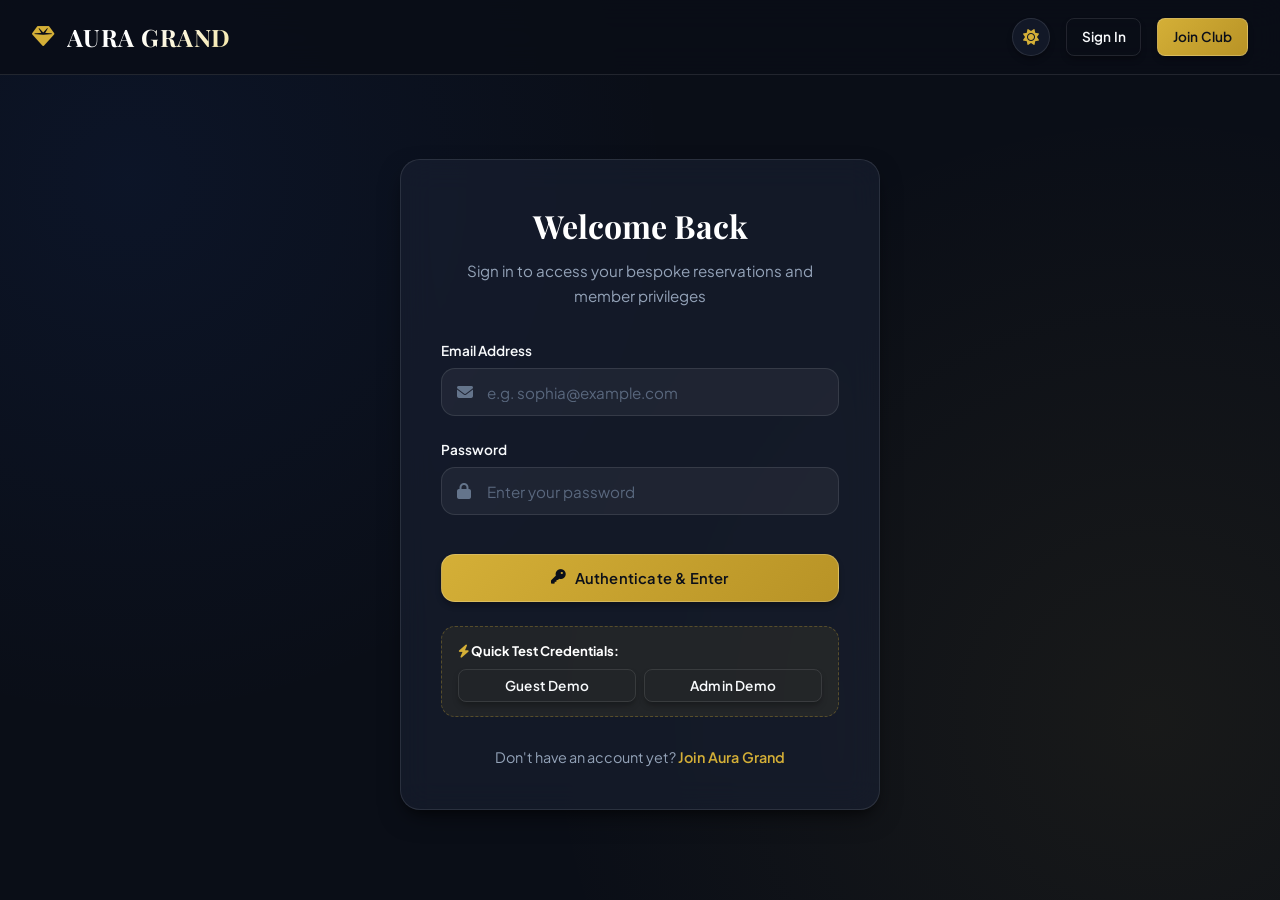
<file: frontend/login.html>
<!DOCTYPE html>
<html lang="en">
<head>
  <meta charset="UTF-8">
  <meta name="viewport" content="width=device-width, initial-scale=1.0">
  <title>Sign In | Aura Grand Luxury Hotels</title>
  <link rel="stylesheet" href="https://cdnjs.cloudflare.com/ajax/libs/font-awesome/6.5.1/css/all.min.css">
  <link rel="stylesheet" href="css/style.css">
</head>
<body>

  <!-- Navigation -->
  <nav class="navbar">
    <div class="nav-container">
      <a href="index.html" class="brand-logo">
        <i class="fa-solid fa-gem"></i>
        <span>AURA GRAND</span>
      </a>
      <div id="nav-auth-container" class="nav-auth"></div>
    </div>
  </nav>

  <main class="auth-wrapper">
    <div class="auth-card">
      <div class="auth-header">
        <h1 class="auth-title">Welcome Back</h1>
        <p class="auth-subtitle">Sign in to access your bespoke reservations and member privileges</p>
      </div>

      <form id="login-form" onsubmit="handleLogin(event)">
        <div class="form-group">
          <label for="login-email">Email Address</label>
          <div class="input-with-icon">
            <i class="fa-solid fa-envelope"></i>
            <input type="email" id="login-email" class="form-input" placeholder="e.g. sophia@example.com" required>
          </div>
        </div>

        <div class="form-group">
          <label for="login-password">Password</label>
          <div class="input-with-icon">
            <i class="fa-solid fa-lock"></i>
            <input type="password" id="login-password" class="form-input" placeholder="Enter your password" required>
          </div>
        </div>

        <button type="submit" id="btn-login" class="btn btn-gold" style="width:100%;margin-top:1rem;height:48px;">
          <i class="fa-solid fa-key"></i> Authenticate & Enter
        </button>
      </form>

      <!-- Instant Demo Credential Autofillers -->
      <div class="demo-credentials-box">
        <div style="font-weight:700;margin-bottom:0.4rem;color:#fff;">
          <i class="fa-solid fa-bolt" style="color:var(--accent-gold);"></i> Quick Test Credentials:
        </div>
        <div style="display:flex;gap:0.5rem;margin-top:0.5rem;">
          <button type="button" onclick="fillGuestDemo()" class="btn btn-outline btn-sm" style="flex:1;">
            Guest Demo
          </button>
          <button type="button" onclick="fillAdminDemo()" class="btn btn-outline btn-sm" style="flex:1;">
            Admin Demo
          </button>
        </div>
      </div>

      <div style="text-align:center;margin-top:1.8rem;font-size:0.9rem;color:var(--text-muted);">
        Don't have an account yet? 
        <a href="register.html" style="color:var(--accent-gold);font-weight:600;">Join Aura Grand</a>
      </div>
    </div>
  </main>

  <script src="js/main.js"></script>
  <script>
    function fillGuestDemo() {
      document.getElementById("login-email").value = "sophia@example.com";
      document.getElementById("login-password").value = "password123";
      showToast("Guest credentials autofilled.", "info");
    }

    function fillAdminDemo() {
      document.getElementById("login-email").value = "admin@grandazure.com";
      document.getElementById("login-password").value = "admin123";
      showToast("Admin credentials autofilled.", "info");
    }

    async function handleLogin(e) {
      e.preventDefault();
      const email = document.getElementById("login-email").value.trim();
      const password = document.getElementById("login-password").value;
      const btn = document.getElementById("btn-login");

      btn.disabled = true;
      btn.innerHTML = `<i class="fa-solid fa-circle-notch fa-spin"></i> Authenticating...`;

      try {
        const res = await apiRequest("/auth/login", "POST", { email, password });
        if (res.success && res.token) {
          Auth.setAuth(res.token, res.user);
          showToast(`Welcome back, ${res.user.name}!`, "success");
          setTimeout(() => {
            const redirectUrl = new URLSearchParams(window.location.search).get("redirect") || "hotels.html";
            window.location.href = redirectUrl;
          }, 800);
        }
      } catch (err) {
        // Fallback for demo if backend offline
        if (email === "sophia@example.com" && password === "password123") {
          Auth.setAuth("mock_jwt_token_guest", {
            id: "usr_guest_002",
            name: "Sophia Reynolds",
            email: "sophia@example.com",
            role: "guest"
          });
          showToast("Signed in in preview mode.", "success");
          setTimeout(() => { window.location.href = "hotels.html"; }, 800);
          return;
        } else if (email === "admin@grandazure.com" && password === "admin123") {
          Auth.setAuth("mock_jwt_token_admin", {
            id: "usr_admin_001",
            name: "Alexander Wright",
            email: "admin@grandazure.com",
            role: "admin"
          });
          showToast("Signed in as Admin in preview mode.", "success");
          setTimeout(() => { window.location.href = "hotels.html"; }, 800);
          return;
        }
        showToast(err.message || "Invalid email or password.", "error");
      } finally {
        btn.disabled = false;
        btn.innerHTML = `<i class="fa-solid fa-key"></i> Authenticate & Enter`;
      }
    }
  </script>
</body>
</html>
</file>
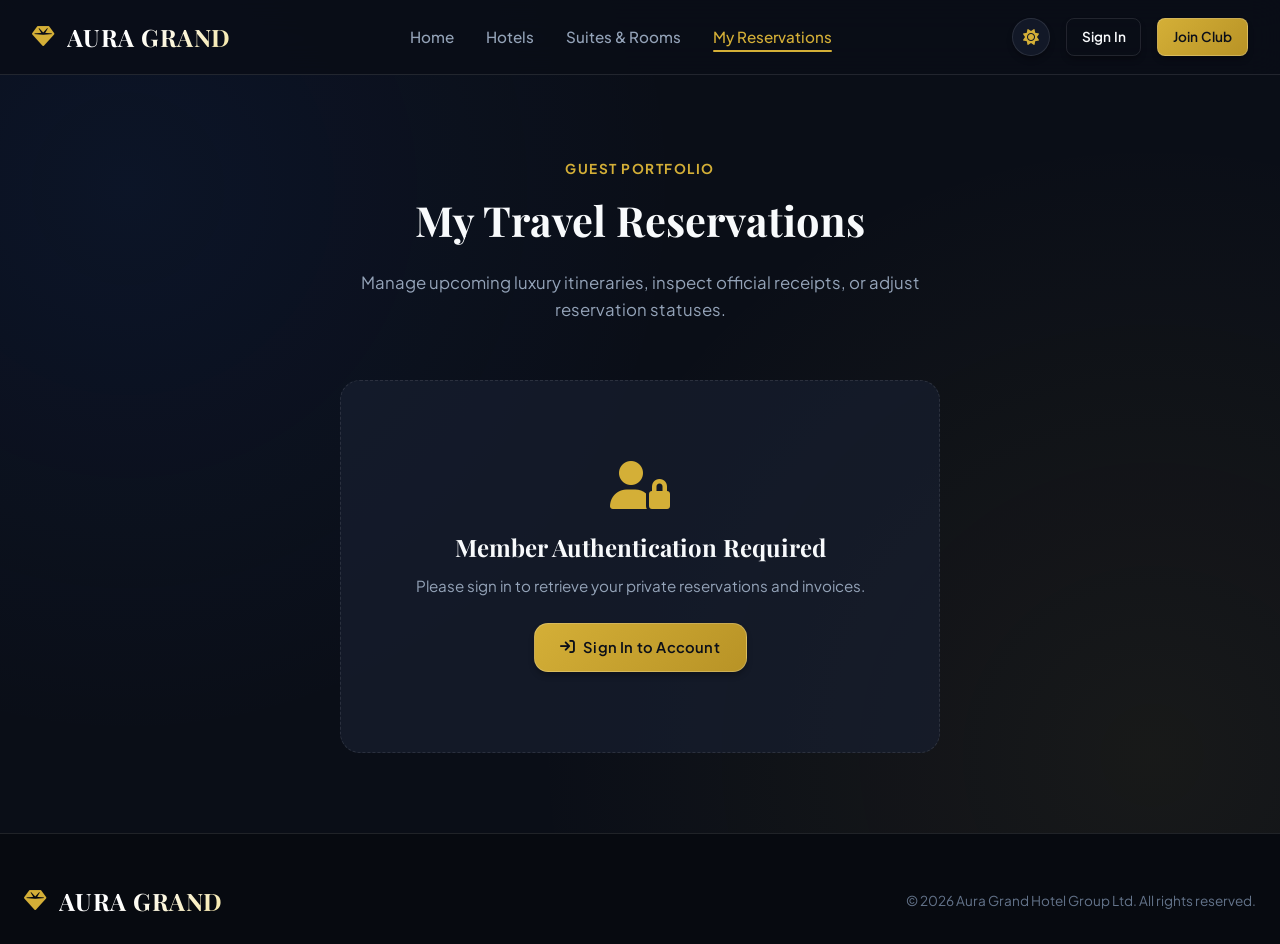
<file: frontend/my_bookings.html>
<!DOCTYPE html>
<html lang="en">
<head>
  <meta charset="UTF-8">
  <meta name="viewport" content="width=device-width, initial-scale=1.0">
  <title>My Reservations | Aura Grand Luxury Hotels</title>
  <link rel="stylesheet" href="https://cdnjs.cloudflare.com/ajax/libs/font-awesome/6.5.1/css/all.min.css">
  <link rel="stylesheet" href="css/style.css">
</head>
<body>

  <!-- Navigation -->
  <nav class="navbar">
    <div class="nav-container">
      <a href="index.html" class="brand-logo">
        <i class="fa-solid fa-gem"></i>
        <span>AURA GRAND</span>
      </a>
      <ul class="nav-links">
        <li class="nav-item"><a href="index.html">Home</a></li>
        <li class="nav-item"><a href="hotels.html">Hotels</a></li>
        <li class="nav-item"><a href="rooms.html">Suites & Rooms</a></li>
        <li class="nav-item active"><a href="my_bookings.html">My Reservations</a></li>
      </ul>
      <div id="nav-auth-container" class="nav-auth"></div>
    </div>
  </nav>

  <main class="container">
    <div class="section-header">
      <span class="section-tag">Guest Portfolio</span>
      <h1 class="section-title">My Travel Reservations</h1>
      <p class="section-desc">Manage upcoming luxury itineraries, inspect official receipts, or adjust reservation statuses.</p>
    </div>

    <!-- Bookings Listing Container -->
    <div id="bookings-list-container">
      <!-- Populated dynamically -->
    </div>
  </main>

  <!-- Official Invoice / Receipt Modal -->
  <div id="receipt-modal" class="modal-overlay">
    <div class="modal-content">
      <button class="modal-close" onclick="closeReceiptModal()">&times;</button>
      <div style="text-align:center;margin-bottom:1.5rem;border-bottom:1px solid var(--border-glass);padding-bottom:1rem;">
        <div class="brand-logo" style="justify-content:center;margin-bottom:0.5rem;">
          <i class="fa-solid fa-gem"></i>
          <span>AURA GRAND</span>
        </div>
        <p style="color:var(--text-dim);font-size:0.8rem;text-transform:uppercase;letter-spacing:1px;">Official Guest Folio & Tax Invoice</p>
      </div>

      <div id="receipt-details-content">
        <!-- Injected via JS -->
      </div>

      <div style="text-align:center;margin-top:1.5rem;">
        <button onclick="window.print()" class="btn btn-gold btn-sm">
          <i class="fa-solid fa-print"></i> Print Folio / Receipt
        </button>
      </div>
    </div>
  </div>

  <!-- Footer -->
  <footer class="site-footer">
    <div class="footer-container">
      <div class="brand-logo">
        <i class="fa-solid fa-gem"></i>
        <span>AURA GRAND</span>
      </div>
      <div class="footer-copy">
        &copy; 2026 Aura Grand Hotel Group Ltd. All rights reserved.
      </div>
    </div>
  </footer>

  <script src="js/main.js"></script>
  <script>
    async function loadMyBookings() {
      const container = document.getElementById("bookings-list-container");

      if (!Auth.isLoggedIn()) {
        container.innerHTML = `
          <div style="text-align:center;padding:5rem 2rem;background:var(--bg-card);border-radius:var(--radius-lg);border:1px dashed var(--border-glass);max-width:600px;margin:0 auto;">
            <i class="fa-solid fa-user-lock fa-3x" style="color:var(--accent-gold);margin-bottom:1.2rem;"></i>
            <h2 style="font-family:var(--font-serif);margin-bottom:0.5rem;">Member Authentication Required</h2>
            <p style="color:var(--text-muted);margin-bottom:1.5rem;font-size:0.95rem;">Please sign in to retrieve your private reservations and invoices.</p>
            <a href="login.html?redirect=my_bookings.html" class="btn btn-gold">
              <i class="fa-solid fa-arrow-right-to-bracket"></i> Sign In to Account
            </a>
          </div>
        `;
        return;
      }

      const currentUser = Auth.getUser();
      if (currentUser && currentUser.role === "admin") {
        container.innerHTML = `
          <div style="text-align:center;padding:4.5rem 2rem;background:var(--bg-card);border-radius:var(--radius-lg);border:1px solid var(--border-glass);max-width:650px;margin:0 auto;box-shadow:var(--shadow-md);">
            <div style="font-size:3rem;color:var(--accent-gold);margin-bottom:1rem;"><i class="fa-solid fa-shield-halved"></i></div>
            <h2 style="font-family:var(--font-serif);font-size:1.8rem;margin-bottom:0.8rem;">Administrator Management Account</h2>
            <p style="color:var(--text-muted);margin-bottom:2rem;font-size:0.95rem;line-height:1.6;">
              As an Executive Administrator, customer room bookings are monitored and managed in the <strong>Admin Portal &rarr; Customer Booked Tickets</strong>.
            </p>
            <div style="display:flex;gap:1rem;justify-content:center;flex-wrap:wrap;">
              <a href="admin.html" class="btn btn-gold">
                <i class="fa-solid fa-gauge-high"></i> Open Admin Portal
              </a>
              <a href="index.html" class="btn btn-outline">
                <i class="fa-solid fa-house"></i> Return to Home
              </a>
            </div>
          </div>
        `;
        return;
      }

      container.innerHTML = `
        <div style="text-align: center; color: var(--text-dim); padding: 4rem;">
          <i class="fa-solid fa-circle-notch fa-spin fa-2x"></i>
          <p style="margin-top: 1rem;">Loading your reservations...</p>
        </div>
      `;

      let bookings = [];
      try {
        const res = await apiRequest("/bookings/my-bookings", "GET", null, true);
        if (res.success) bookings = res.bookings;
      } catch (e) {
        bookings = [];
      }

      if (!bookings.length) {
        container.innerHTML = `
          <div style="text-align:center;padding:5rem 2rem;background:var(--bg-card);border-radius:var(--radius-lg);border:1px dashed var(--border-glass);max-width:600px;margin:0 auto;">
            <i class="fa-solid fa-calendar-xmark fa-3x" style="color:var(--text-dim);margin-bottom:1.2rem;"></i>
            <h2 style="font-family:var(--font-serif);margin-bottom:0.5rem;">No Active Reservations</h2>
            <p style="color:var(--text-muted);margin-bottom:1.5rem;font-size:0.95rem;">You do not currently have any scheduled stays with Aura Grand.</p>
            <a href="hotels.html" class="btn btn-gold">
              <i class="fa-solid fa-compass"></i> Explore Sanctuaries
            </a>
          </div>
        `;
        return;
      }

      container.innerHTML = `
        <div style="display:flex;flex-direction:column;gap:1.5rem;">
          ${bookings.map(b => {
            const hotelName = (b.hotel && b.hotel.name) || "Grand Azure Luxury Resort";
            const hotelLoc = (b.hotel && (b.hotel.city + ", " + b.hotel.country)) || "French Riviera";
            const roomType = (b.room && b.room.room_type) || "Deluxe Suite";
            const roomNum = (b.room && b.room.room_number) || "101";
            const statusClass = b.status === "confirmed" ? "confirmed" : b.status === "cancelled" ? "cancelled" : "pending";

            return `
              <div class="luxury-card" style="padding:1.8rem;display:flex;flex-direction:row;justify-content:space-between;align-items:center;flex-wrap:wrap;gap:1.5rem;">
                <div style="flex:1;min-width:280px;">
                  <div style="display:flex;align-items:center;gap:0.75rem;margin-bottom:0.5rem;">
                    <span class="status-badge ${statusClass}">
                      <i class="fa-solid ${b.status === 'confirmed' ? 'fa-check' : b.status === 'cancelled' ? 'fa-xmark' : 'fa-clock'}"></i>
                      ${b.status}
                    </span>
                    <span style="color:var(--text-dim);font-size:0.85rem;font-family:monospace;">${b.booking_code}</span>
                  </div>
                  <h3 style="font-family:var(--font-serif);font-size:1.4rem;color:#fff;margin-bottom:0.25rem;">${hotelName}</h3>
                  <div style="color:var(--accent-gold);font-size:0.85rem;margin-bottom:0.6rem;">
                    <i class="fa-solid fa-location-dot"></i> ${hotelLoc}
                  </div>
                  <div style="font-size:0.9rem;color:var(--text-muted);">
                    <i class="fa-solid fa-bed"></i> ${roomType} (${roomNum}) &bull; ${b.num_guests} Guests &bull; ${b.total_nights} Nights
                  </div>
                </div>

                <div style="text-align:right;min-width:180px;">
                  <div style="font-size:0.8rem;color:var(--text-dim);">Reservation Dates</div>
                  <div style="font-size:1.05rem;font-weight:700;color:#fff;margin-bottom:0.5rem;">
                    ${b.check_in} &rarr; ${b.check_out}
                  </div>
                  <div style="font-size:1.3rem;font-weight:800;color:var(--accent-gold-light);">
                    $${b.total_amount}
                  </div>
                </div>

                <div style="display:flex;gap:0.75rem;width:100%;border-top:1px solid var(--border-glass);padding-top:1rem;justify-content:flex-end;">
                  <button onclick='viewReceipt(${JSON.stringify(b)})' class="btn btn-outline btn-sm">
                    <i class="fa-solid fa-file-invoice"></i> View Folio / Invoice
                  </button>
                  ${b.status !== "cancelled" ? `
                    <button onclick="cancelBooking('${b.id}')" class="btn btn-danger btn-sm">
                      <i class="fa-solid fa-ban"></i> Cancel Reservation
                    </button>
                  ` : ''}
                </div>
              </div>
            `;
          }).join('')}
        </div>
      `;
    }

    async function cancelBooking(bookingId) {
      if (!confirm("Are you sure you wish to cancel this luxury reservation?")) return;

      try {
        const res = await apiRequest(`/bookings/${bookingId}/cancel`, "POST", null, true);
        if (res.success) {
          showToast("Reservation cancelled successfully.", "info");
          loadMyBookings();
        }
      } catch (err) {
        showToast(err.message || "Unable to cancel booking.", "error");
      }
    }

    function viewReceipt(b) {
      const modal = document.getElementById("receipt-modal");
      const content = document.getElementById("receipt-details-content");

      const hotelName = (b.hotel && b.hotel.name) || "Grand Azure Luxury Resort";
      const roomType = (b.room && b.room.room_type) || "Deluxe Suite";
      const user = Auth.getUser() || { name: "Sophia Reynolds", email: "sophia@example.com" };

      content.innerHTML = `
        <div style="display:grid;grid-template-columns:1fr 1fr;gap:1rem;margin-bottom:1.2rem;font-size:0.88rem;">
          <div>
            <div style="color:var(--text-dim);">Billed To:</div>
            <strong style="color:#fff;">${user.name}</strong><br>
            <span style="color:var(--text-muted);">${user.email}</span>
          </div>
          <div style="text-align:right;">
            <div style="color:var(--text-dim);">Reservation Code:</div>
            <strong style="color:var(--accent-gold);">${b.booking_code}</strong><br>
            <span style="color:var(--text-muted);">Status: ${b.status.toUpperCase()}</span>
          </div>
        </div>

        <div style="background:rgba(255,255,255,0.02);border:1px solid var(--border-glass);border-radius:var(--radius-sm);padding:1rem;margin-bottom:1.2rem;font-size:0.88rem;">
          <div style="display:flex;justify-content:space-between;margin-bottom:0.5rem;">
            <span>Property</span>
            <strong>${hotelName}</strong>
          </div>
          <div style="display:flex;justify-content:space-between;margin-bottom:0.5rem;">
            <span>Accommodation</span>
            <strong>${roomType}</strong>
          </div>
          <div style="display:flex;justify-content:space-between;margin-bottom:0.5rem;">
            <span>Check-in Date</span>
            <strong>${b.check_in}</strong>
          </div>
          <div style="display:flex;justify-content:space-between;margin-bottom:0.5rem;">
            <span>Check-out Date</span>
            <strong>${b.check_out}</strong>
          </div>
          <div style="display:flex;justify-content:space-between;border-top:1px solid var(--border-glass);padding-top:0.75rem;margin-top:0.75rem;font-size:1.05rem;">
            <span style="font-weight:700;">Settled Total</span>
            <strong style="color:var(--accent-gold-light);">$${b.total_amount}</strong>
          </div>
        </div>

        <div style="font-size:0.78rem;color:var(--text-dim);text-align:center;">
          Transaction settled via Encrypted Gateway &bull; Thank you for choosing Aura Grand Hotels.
        </div>
      `;

      modal.classList.add("active");
    }

    function closeReceiptModal() {
      document.getElementById("receipt-modal").classList.remove("active");
    }

    document.addEventListener("DOMContentLoaded", loadMyBookings);
  </script>
</body>
</html>
</file>
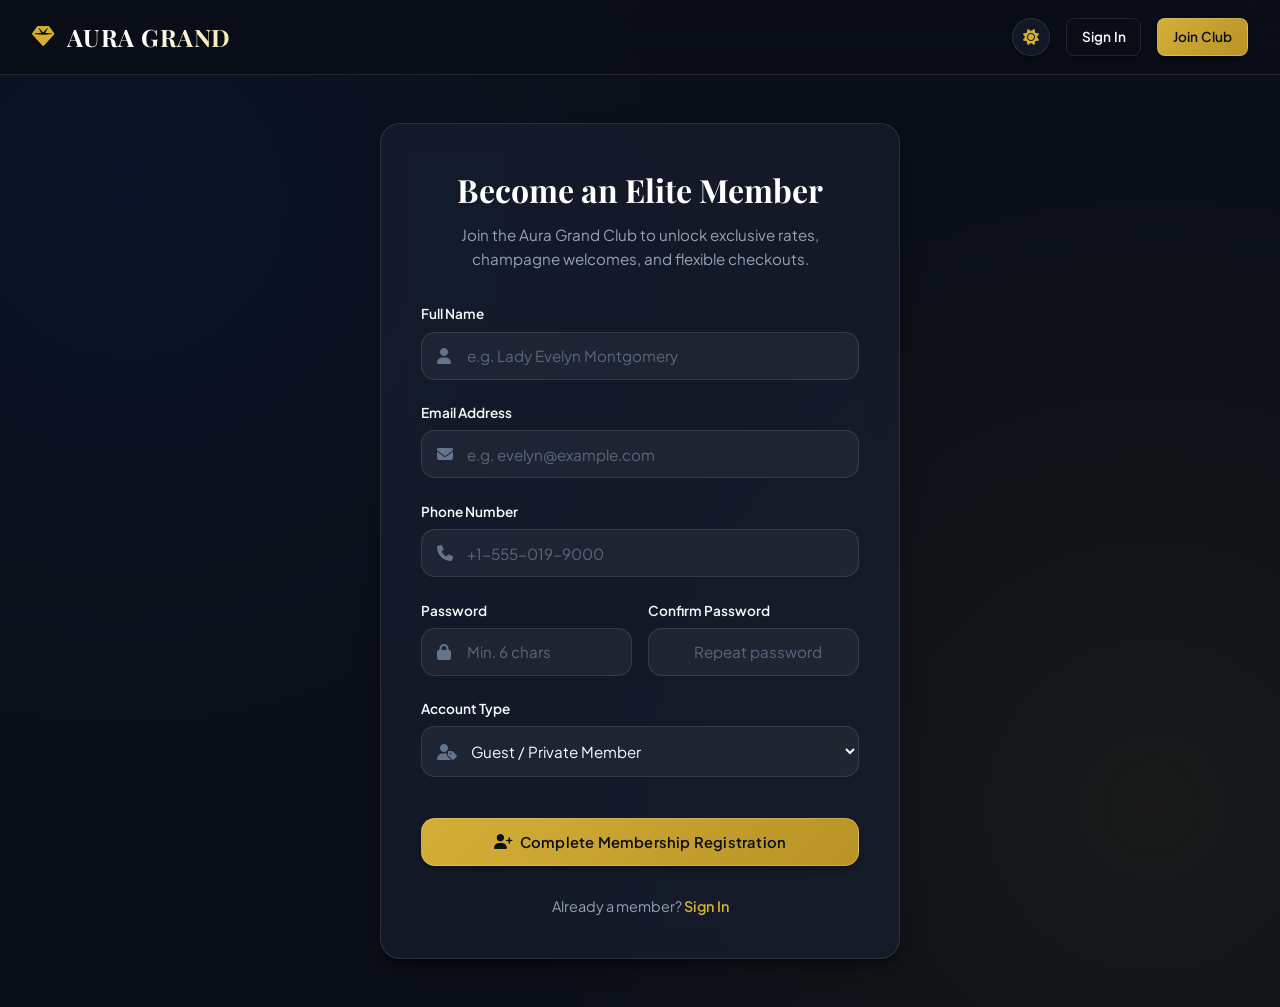
<file: frontend/register.html>
<!DOCTYPE html>
<html lang="en">
<head>
  <meta charset="UTF-8">
  <meta name="viewport" content="width=device-width, initial-scale=1.0">
  <title>Create Account | Aura Grand Luxury Hotels</title>
  <link rel="stylesheet" href="https://cdnjs.cloudflare.com/ajax/libs/font-awesome/6.5.1/css/all.min.css">
  <link rel="stylesheet" href="css/style.css">
</head>
<body>

  <!-- Navigation -->
  <nav class="navbar">
    <div class="nav-container">
      <a href="index.html" class="brand-logo">
        <i class="fa-solid fa-gem"></i>
        <span>AURA GRAND</span>
      </a>
      <div id="nav-auth-container" class="nav-auth"></div>
    </div>
  </nav>

  <main class="auth-wrapper">
    <div class="auth-card" style="max-width: 520px;">
      <div class="auth-header">
        <h1 class="auth-title">Become an Elite Member</h1>
        <p class="auth-subtitle">Join the Aura Grand Club to unlock exclusive rates, champagne welcomes, and flexible checkouts.</p>
      </div>

      <form id="register-form" onsubmit="handleRegister(event)">
        <div class="form-group">
          <label for="reg-name">Full Name</label>
          <div class="input-with-icon">
            <i class="fa-solid fa-user"></i>
            <input type="text" id="reg-name" class="form-input" placeholder="e.g. Lady Evelyn Montgomery" required>
          </div>
        </div>

        <div class="form-group">
          <label for="reg-email">Email Address</label>
          <div class="input-with-icon">
            <i class="fa-solid fa-envelope"></i>
            <input type="email" id="reg-email" class="form-input" placeholder="e.g. evelyn@example.com" required>
          </div>
        </div>

        <div class="form-group">
          <label for="reg-phone">Phone Number</label>
          <div class="input-with-icon">
            <i class="fa-solid fa-phone"></i>
            <input type="tel" id="reg-phone" class="form-input" placeholder="+1-555-019-9000" required>
          </div>
        </div>

        <div style="display:grid; grid-template-columns: 1fr 1fr; gap: 1rem;">
          <div class="form-group">
            <label for="reg-password">Password</label>
            <div class="input-with-icon">
              <i class="fa-solid fa-lock"></i>
              <input type="password" id="reg-password" class="form-input" placeholder="Min. 6 chars" required>
            </div>
          </div>
          <div class="form-group">
            <label for="reg-confirm">Confirm Password</label>
            <div class="input-with-icon">
              <i class="fa-solid fa-shield-check"></i>
              <input type="password" id="reg-confirm" class="form-input" placeholder="Repeat password" required>
            </div>
          </div>
        </div>

        <div class="form-group">
          <label for="reg-role">Account Type</label>
          <div class="input-with-icon">
            <i class="fa-solid fa-user-tag"></i>
            <select id="reg-role" class="form-input" style="padding-left: 2.8rem;">
              <option value="guest">Guest / Private Member</option>
              <option value="admin">Hotel Operations Administrator</option>
            </select>
          </div>
        </div>

        <button type="submit" id="btn-register" class="btn btn-gold" style="width:100%;margin-top:1.2rem;height:48px;">
          <i class="fa-solid fa-user-plus"></i> Complete Membership Registration
        </button>
      </form>

      <div style="text-align:center;margin-top:1.8rem;font-size:0.9rem;color:var(--text-muted);">
        Already a member? 
        <a href="login.html" style="color:var(--accent-gold);font-weight:600;">Sign In</a>
      </div>
    </div>
  </main>

  <script src="js/main.js"></script>
  <script>
    async function handleRegister(e) {
      e.preventDefault();
      const name = document.getElementById("reg-name").value.trim();
      const email = document.getElementById("reg-email").value.trim();
      const phone = document.getElementById("reg-phone").value.trim();
      const password = document.getElementById("reg-password").value;
      const confirm = document.getElementById("reg-confirm").value;
      const role = document.getElementById("reg-role").value;
      const btn = document.getElementById("btn-register");

      if (password !== confirm) {
        showToast("Passwords do not match.", "error");
        return;
      }

      if (password.length < 6) {
        showToast("Password must be at least 6 characters.", "error");
        return;
      }

      btn.disabled = true;
      btn.innerHTML = `<i class="fa-solid fa-circle-notch fa-spin"></i> Creating Membership...`;

      try {
        const res = await apiRequest("/auth/register", "POST", {
          name, email, phone, password, role
        });
        if (res.success && res.token) {
          Auth.setAuth(res.token, res.user);
          showToast("Membership created successfully! Welcome to Aura Grand.", "success");
          setTimeout(() => {
            window.location.href = "hotels.html";
          }, 1000);
        }
      } catch (err) {
        showToast(err.message || "Registration failed. Please check inputs.", "error");
      } finally {
        btn.disabled = false;
        btn.innerHTML = `<i class="fa-solid fa-user-plus"></i> Complete Membership Registration`;
      }
    }
  </script>
</body>
</html>
</file>
<file: frontend/css/style.css>
/* ==========================================================================
   LUXURY HOTEL ROOM BOOKING SYSTEM - ULTRA MODERN DESIGN SYSTEM
   ========================================================================== */

@import url('https://fonts.googleapis.com/css2?family=Playfair+Display:ital,wght@0,400..900;1,400..900&family=Plus+Jakarta+Sans:wght@300;400;500;600;700;800&display=swap');

:root {
  color-scheme: dark;

  /* Color Palette */
  --bg-primary: #0a0e17;
  --bg-secondary: #111827;
  --bg-card: rgba(23, 31, 48, 0.7);
  --bg-card-hover: rgba(30, 41, 64, 0.85);
  --bg-glass: rgba(255, 255, 255, 0.04);
  --border-glass: rgba(255, 255, 255, 0.1);
  --border-gold: rgba(212, 175, 55, 0.3);

  --accent-gold: #d4af37;
  --accent-gold-light: #f5e6a4;
  --accent-gold-glow: rgba(212, 175, 55, 0.25);
  --accent-blue: #3b82f6;
  --accent-cyan: #06b6d4;
  
  --text-main: #f8fafc;
  --text-muted: #94a3b8;
  --text-dim: #64748b;
  --text-gold: #e2c058;

  --status-confirmed: #10b981;
  --status-pending: #f59e0b;
  --status-cancelled: #ef4444;

  /* Typography */
  --font-serif: 'Playfair Display', Georgia, serif;
  --font-sans: 'Plus Jakarta Sans', system-ui, -apple-system, sans-serif;

  /* Shadows & Blur */
  --shadow-sm: 0 4px 6px -1px rgba(0, 0, 0, 0.3);
  --shadow-md: 0 10px 25px -5px rgba(0, 0, 0, 0.5), 0 8px 10px -6px rgba(0, 0, 0, 0.4);
  --shadow-glow: 0 0 25px rgba(212, 175, 55, 0.2);
  --blur-glass: blur(16px);
  --radius-sm: 8px;
  --radius-md: 14px;
  --radius-lg: 20px;
  --radius-full: 9999px;
  --transition: all 0.25s cubic-bezier(0.16, 1, 0.3, 1);
}

/* Base Styles */
* {
  margin: 0;
  padding: 0;
  box-sizing: border-box;
}

html {
  scroll-behavior: smooth;
  font-family: var(--font-sans);
  background-color: var(--bg-primary);
  color: var(--text-main);
  line-height: 1.6;
  transition: background-color 0.3s ease, color 0.3s ease;
}

body {
  min-height: 100vh;
  display: flex;
  flex-direction: column;
  background: radial-gradient(circle at 10% 20%, rgba(37, 99, 235, 0.08) 0%, transparent 40%),
              radial-gradient(circle at 90% 80%, rgba(212, 175, 55, 0.07) 0%, transparent 45%),
              var(--bg-primary);
  overflow-x: hidden;
  transition: background-color 0.3s ease, color 0.3s ease;
}

a {
  color: inherit;
  text-decoration: none;
  transition: var(--transition);
}

button {
  cursor: pointer;
  border: none;
  outline: none;
  font-family: inherit;
  transition: var(--transition);
}

input, select, textarea {
  font-family: inherit;
  outline: none;
  transition: var(--transition);
  color: var(--text-main);
}

/* Global Select & Option Dropdown Visibility & Legibility */
select {
  cursor: pointer;
  background-color: var(--bg-card);
  color: var(--text-main);
}

select option,
option {
  background-color: #111827 !important;
  color: #f8fafc !important;
  font-size: 0.95rem;
  padding: 8px 12px;
}

select option:checked,
option:checked {
  background-color: #1e293b !important;
  color: var(--accent-gold) !important;
}

select option:hover,
option:hover {
  background-color: #26334d !important;
  color: #ffffff !important;
}

/* Placeholder Contrast & Legibility */
input::placeholder,
textarea::placeholder {
  color: var(--text-dim);
  opacity: 0.85;
}

/* Date picker calendar icon contrast in dark mode */
input[type="date"]::-webkit-calendar-picker-indicator {
  filter: invert(0.85);
  cursor: pointer;
  opacity: 0.85;
  transition: opacity 0.2s ease, filter 0.2s ease;
}

input[type="date"]::-webkit-calendar-picker-indicator:hover {
  opacity: 1;
  filter: invert(1);
}

/* ==========================================================================
   NAVIGATION
   ========================================================================== */
.navbar {
  position: sticky;
  top: 0;
  z-index: 1000;
  background: rgba(10, 14, 23, 0.85);
  backdrop-filter: var(--blur-glass);
  border-bottom: 1px solid var(--border-glass);
  padding: 1.1rem 2rem;
}

.nav-container {
  max-width: 1280px;
  margin: 0 auto;
  display: flex;
  align-items: center;
  justify-content: space-between;
}

.brand-logo {
  display: flex;
  align-items: center;
  gap: 0.75rem;
  font-family: var(--font-serif);
  font-size: 1.5rem;
  font-weight: 700;
  color: var(--text-main);
  letter-spacing: 0.5px;
}

.brand-logo i {
  color: var(--accent-gold);
  font-size: 1.4rem;
}

.brand-logo span {
  background: linear-gradient(135deg, #fff 40%, var(--accent-gold-light));
  -webkit-background-clip: text;
  -webkit-text-fill-color: transparent;
}

.nav-links {
  display: flex;
  align-items: center;
  gap: 2rem;
  list-style: none;
}

.nav-item a {
  font-weight: 500;
  font-size: 0.95rem;
  color: var(--text-muted);
  position: relative;
  padding: 0.4rem 0;
}

.nav-item a:hover,
.nav-item.active a {
  color: var(--accent-gold);
}

.nav-item.active a::after {
  content: '';
  position: absolute;
  bottom: 0;
  left: 0;
  width: 100%;
  height: 2px;
  background: var(--accent-gold);
  border-radius: 2px;
}

.nav-auth {
  display: flex;
  align-items: center;
  gap: 1rem;
}

/* User Badge */
.user-profile-badge {
  display: flex;
  align-items: center;
  gap: 0.6rem;
  background: var(--bg-card);
  border: 1px solid var(--border-glass);
  padding: 0.4rem 0.9rem;
  border-radius: var(--radius-full);
  font-size: 0.9rem;
  color: var(--text-main);
}

.user-profile-badge i {
  color: var(--accent-gold);
}

/* ==========================================================================
   BUTTONS
   ========================================================================== */
.btn {
  display: inline-flex;
  align-items: center;
  justify-content: center;
  gap: 0.5rem;
  padding: 0.75rem 1.6rem;
  border-radius: var(--radius-md);
  font-weight: 600;
  font-size: 0.92rem;
  letter-spacing: 0.2px;
  box-shadow: var(--shadow-sm);
}

.btn-gold {
  background: linear-gradient(135deg, #d4af37, #b89326);
  color: #0b0f19;
  border: 1px solid rgba(255, 255, 255, 0.2);
}

.btn-gold:hover {
  background: linear-gradient(135deg, #e4bf47, #c69f32);
  box-shadow: var(--shadow-glow);
  transform: translateY(-2px);
}

.btn-outline {
  background: transparent;
  color: var(--text-main);
  border: 1px solid var(--border-glass);
}

.btn-outline:hover {
  background: rgba(255, 255, 255, 0.08);
  border-color: var(--accent-gold);
  color: var(--accent-gold);
  transform: translateY(-2px);
}

.btn-danger {
  background: rgba(239, 68, 68, 0.15);
  color: #fca5a5;
  border: 1px solid rgba(239, 68, 68, 0.3);
}

.btn-danger:hover {
  background: rgba(239, 68, 68, 0.3);
  color: #fff;
}

.btn-sm {
  padding: 0.45rem 0.9rem;
  font-size: 0.85rem;
  border-radius: var(--radius-sm);
}

/* ==========================================================================
   HERO SECTION
   ========================================================================== */
.hero {
  position: relative;
  min-height: 85vh;
  display: flex;
  align-items: center;
  justify-content: center;
  text-align: center;
  padding: 5rem 1.5rem;
  background: linear-gradient(180deg, rgba(10, 14, 23, 0.5) 0%, rgba(10, 14, 23, 0.95) 100%),
              url('https://images.unsplash.com/photo-1542314831-068cd1dbfeeb?auto=format&fit=crop&w=1920&q=80') center/cover no-repeat;
}

.hero-content {
  max-width: 860px;
  z-index: 2;
}

.hero-pill {
  display: inline-flex;
  align-items: center;
  gap: 0.5rem;
  background: rgba(212, 175, 55, 0.12);
  border: 1px solid var(--border-gold);
  padding: 0.4rem 1.1rem;
  border-radius: var(--radius-full);
  color: var(--accent-gold-light);
  font-size: 0.85rem;
  font-weight: 600;
  margin-bottom: 1.5rem;
  letter-spacing: 1px;
  text-transform: uppercase;
}

.hero-title {
  font-family: var(--font-serif);
  font-size: 3.8rem;
  font-weight: 800;
  line-height: 1.15;
  margin-bottom: 1.5rem;
  background: linear-gradient(135deg, #ffffff 40%, #d4af37 100%);
  -webkit-background-clip: text;
  -webkit-text-fill-color: transparent;
}

.hero-subtitle {
  font-size: 1.2rem;
  color: var(--text-muted);
  max-width: 650px;
  margin: 0 auto 2.5rem;
  font-weight: 300;
}

/* Floating Search Widget */
.search-widget {
  background: var(--bg-card);
  backdrop-filter: var(--blur-glass);
  border: 1px solid var(--border-glass);
  border-radius: var(--radius-lg);
  padding: 1.5rem;
  box-shadow: var(--shadow-md);
  margin-top: 2rem;
  display: grid;
  grid-template-columns: repeat(auto-fit, minmax(180px, 1fr)) 160px;
  gap: 1rem;
  align-items: end;
  text-align: left;
}

.widget-group label {
  display: block;
  font-size: 0.82rem;
  font-weight: 600;
  text-transform: uppercase;
  color: var(--accent-gold);
  letter-spacing: 0.5px;
  margin-bottom: 0.4rem;
}

.widget-group select,
.widget-group input {
  width: 100%;
  background: rgba(255, 255, 255, 0.05);
  border: 1px solid var(--border-glass);
  padding: 0.75rem 1rem;
  border-radius: var(--radius-md);
  color: var(--text-main);
  font-size: 0.95rem;
}

.widget-group select option {
  background: #111827;
  color: #fff;
}

.widget-group select:focus,
.widget-group input:focus {
  border-color: var(--accent-gold);
  box-shadow: 0 0 10px var(--accent-gold-glow);
}

/* ==========================================================================
   FEATURE CARDS & GRIDS
   ========================================================================== */
.container {
  max-width: 1280px;
  margin: 0 auto;
  padding: 5rem 1.5rem;
}

.section-header {
  text-align: center;
  margin-bottom: 3.5rem;
}

.section-tag {
  color: var(--accent-gold);
  font-size: 0.85rem;
  font-weight: 700;
  text-transform: uppercase;
  letter-spacing: 1.5px;
  display: inline-block;
  margin-bottom: 0.5rem;
}

.section-title {
  font-family: var(--font-serif);
  font-size: 2.6rem;
  color: var(--text-main);
  margin-bottom: 1rem;
}

.section-desc {
  color: var(--text-muted);
  max-width: 600px;
  margin: 0 auto;
  font-size: 1.05rem;
}

.grid-3 {
  display: grid;
  grid-template-columns: repeat(auto-fit, minmax(340px, 1fr));
  gap: 2rem;
}

.grid-4 {
  display: grid;
  grid-template-columns: repeat(auto-fit, minmax(260px, 1fr));
  gap: 1.8rem;
}

/* Card Styling */
.luxury-card {
  background: var(--bg-card);
  backdrop-filter: var(--blur-glass);
  border: 1px solid var(--border-glass);
  border-radius: var(--radius-lg);
  overflow: hidden;
  box-shadow: var(--shadow-sm);
  transition: var(--transition);
  display: flex;
  flex-direction: column;
}

.luxury-card:hover {
  transform: translateY(-8px);
  border-color: var(--border-gold);
  box-shadow: var(--shadow-md), var(--shadow-glow);
}

.card-img-wrap {
  position: relative;
  height: 220px;
  overflow: hidden;
}

.card-img-wrap img {
  width: 100%;
  height: 100%;
  object-fit: cover;
  transition: transform 0.6s ease;
}

.luxury-card:hover .card-img-wrap img {
  transform: scale(1.06);
}

.card-badge {
  position: absolute;
  top: 1rem;
  right: 1rem;
  background: rgba(10, 14, 23, 0.75);
  backdrop-filter: blur(8px);
  border: 1px solid var(--border-glass);
  padding: 0.35rem 0.75rem;
  border-radius: var(--radius-full);
  font-size: 0.8rem;
  font-weight: 600;
  color: var(--accent-gold-light);
  display: flex;
  align-items: center;
  gap: 0.3rem;
}

.card-body {
  padding: 1.5rem;
  flex: 1;
  display: flex;
  flex-direction: column;
}

.card-location {
  color: var(--accent-gold);
  font-size: 0.85rem;
  font-weight: 600;
  display: flex;
  align-items: center;
  gap: 0.4rem;
  margin-bottom: 0.4rem;
}

.card-title {
  font-family: var(--font-serif);
  font-size: 1.4rem;
  font-weight: 700;
  margin-bottom: 0.6rem;
  color: #fff;
}

.card-desc {
  color: var(--text-muted);
  font-size: 0.9rem;
  line-height: 1.5;
  margin-bottom: 1.2rem;
  flex: 1;
}

.amenities-tags {
  display: flex;
  flex-wrap: wrap;
  gap: 0.4rem;
  margin-bottom: 1.2rem;
}

.tag {
  background: rgba(255, 255, 255, 0.05);
  border: 1px solid rgba(255, 255, 255, 0.08);
  font-size: 0.75rem;
  padding: 0.2rem 0.6rem;
  border-radius: var(--radius-sm);
  color: var(--text-muted);
}

.card-footer {
  display: flex;
  align-items: center;
  justify-content: space-between;
  border-top: 1px solid var(--border-glass);
  padding-top: 1.2rem;
  margin-top: auto;
}

.price-box {
  display: flex;
  flex-direction: column;
}

.price-label {
  font-size: 0.75rem;
  color: var(--text-dim);
  text-transform: uppercase;
}

.price-value {
  font-size: 1.4rem;
  font-weight: 800;
  color: var(--accent-gold-light);
}

.price-value span {
  font-size: 0.85rem;
  font-weight: 400;
  color: var(--text-muted);
}

/* ==========================================================================
   AUTH PAGES & FORMS
   ========================================================================== */
.auth-wrapper {
  min-height: calc(100vh - 80px);
  display: flex;
  align-items: center;
  justify-content: center;
  padding: 3rem 1.5rem;
}

.auth-card {
  width: 100%;
  max-width: 480px;
  background: var(--bg-card);
  backdrop-filter: var(--blur-glass);
  border: 1px solid var(--border-glass);
  border-radius: var(--radius-lg);
  padding: 2.5rem;
  box-shadow: var(--shadow-md);
}

.auth-header {
  text-align: center;
  margin-bottom: 2rem;
}

.auth-title {
  font-family: var(--font-serif);
  font-size: 2rem;
  color: #fff;
  margin-bottom: 0.5rem;
}

.auth-subtitle {
  color: var(--text-muted);
  font-size: 0.95rem;
}

.form-group {
  margin-bottom: 1.4rem;
}

.form-group label {
  display: block;
  font-size: 0.85rem;
  font-weight: 600;
  color: var(--text-main);
  margin-bottom: 0.4rem;
}

.input-with-icon {
  position: relative;
  display: flex;
  align-items: center;
}

.input-with-icon i {
  position: absolute;
  left: 1rem;
  color: var(--text-dim);
  font-size: 1rem;
}

.form-input {
  width: 100%;
  background: rgba(255, 255, 255, 0.05);
  border: 1px solid var(--border-glass);
  padding: 0.85rem 1rem 0.85rem 2.8rem;
  border-radius: var(--radius-md);
  color: var(--text-main);
  font-size: 0.95rem;
}

.form-input:focus {
  border-color: var(--accent-gold);
  background: rgba(255, 255, 255, 0.08);
  box-shadow: 0 0 12px var(--accent-gold-glow);
}

select.form-input {
  cursor: pointer;
}

select.form-input option {
  background-color: #111827 !important;
  color: #f8fafc !important;
}

.demo-credentials-box {
  background: rgba(212, 175, 55, 0.08);
  border: 1px dashed var(--border-gold);
  border-radius: var(--radius-md);
  padding: 0.85rem 1rem;
  font-size: 0.82rem;
  margin-top: 1.5rem;
  color: var(--text-muted);
}

.demo-credentials-box strong {
  color: var(--accent-gold-light);
}

/* ==========================================================================
   BOOKING & CHECKOUT
   ========================================================================== */
.booking-layout {
  display: grid;
  grid-template-columns: 1fr 400px;
  gap: 2.5rem;
  align-items: start;
}

.checkout-summary-card {
  position: sticky;
  top: 90px;
  background: var(--bg-card);
  backdrop-filter: var(--blur-glass);
  border: 1px solid var(--border-glass);
  border-radius: var(--radius-lg);
  padding: 1.8rem;
  box-shadow: var(--shadow-md);
}

.summary-title {
  font-family: var(--font-serif);
  font-size: 1.35rem;
  color: #fff;
  padding-bottom: 1rem;
  border-bottom: 1px solid var(--border-glass);
  margin-bottom: 1.2rem;
}

.summary-row {
  display: flex;
  justify-content: space-between;
  margin-bottom: 0.85rem;
  font-size: 0.92rem;
  color: var(--text-muted);
}

.summary-row.total {
  border-top: 1px solid var(--border-glass);
  padding-top: 1rem;
  margin-top: 1rem;
  font-size: 1.25rem;
  font-weight: 700;
  color: var(--accent-gold-light);
}

/* Status Badges */
.status-badge {
  display: inline-flex;
  align-items: center;
  gap: 0.4rem;
  padding: 0.35rem 0.8rem;
  border-radius: var(--radius-full);
  font-size: 0.75rem;
  font-weight: 700;
  text-transform: uppercase;
  letter-spacing: 0.5px;
}

.status-badge.confirmed {
  background: rgba(16, 185, 129, 0.15);
  color: #34d399;
  border: 1px solid rgba(16, 185, 129, 0.3);
}

.status-badge.pending {
  background: rgba(245, 158, 11, 0.15);
  color: #fbbf24;
  border: 1px solid rgba(245, 158, 11, 0.3);
}

.status-badge.cancelled {
  background: rgba(239, 68, 68, 0.15);
  color: #f87171;
  border: 1px solid rgba(239, 68, 68, 0.3);
}

/* ==========================================================================
   TOAST NOTIFICATIONS & MODALS
   ========================================================================== */
.toast-container {
  position: fixed;
  bottom: 2rem;
  right: 2rem;
  z-index: 9999;
  display: flex;
  flex-direction: column;
  gap: 0.75rem;
}

.toast {
  min-width: 300px;
  max-width: 420px;
  background: #111827;
  border-left: 4px solid var(--accent-gold);
  border-top: 1px solid var(--border-glass);
  border-right: 1px solid var(--border-glass);
  border-bottom: 1px solid var(--border-glass);
  padding: 1rem 1.25rem;
  border-radius: var(--radius-md);
  box-shadow: var(--shadow-md);
  color: #fff;
  font-size: 0.9rem;
  display: flex;
  align-items: center;
  gap: 0.75rem;
  animation: slideIn 0.3s ease;
}

.toast.error {
  border-left-color: #ef4444;
}

.toast.success {
  border-left-color: #10b981;
}

@keyframes slideIn {
  from { transform: translateX(100%); opacity: 0; }
  to { transform: translateX(0); opacity: 1; }
}

/* Modal */
.modal-overlay {
  position: fixed;
  inset: 0;
  background: rgba(0, 0, 0, 0.8);
  backdrop-filter: blur(8px);
  z-index: 5000;
  display: none;
  align-items: center;
  justify-content: center;
  padding: 1.5rem;
}

.modal-overlay.active {
  display: flex;
}

.modal-content {
  background: #111827;
  border: 1px solid var(--border-glass);
  border-radius: var(--radius-lg);
  width: 100%;
  max-width: 620px;
  padding: 2.2rem;
  box-shadow: var(--shadow-md);
  position: relative;
  max-height: 90vh;
  overflow-y: auto;
}

.modal-close {
  position: absolute;
  top: 1.2rem;
  right: 1.2rem;
  background: transparent;
  color: var(--text-dim);
  font-size: 1.4rem;
}

.modal-close:hover {
  color: #fff;
}

/* Footer */
.site-footer {
  margin-top: auto;
  background: #070a10;
  border-top: 1px solid var(--border-glass);
  padding: 3rem 1.5rem 1.5rem;
}

.footer-container {
  max-width: 1280px;
  margin: 0 auto;
  display: flex;
  justify-content: space-between;
  align-items: center;
  flex-wrap: wrap;
  gap: 1.5rem;
}

.footer-copy {
  color: var(--text-dim);
  font-size: 0.85rem;
}

/* Responsive */
@media (max-width: 900px) {
  .hero-title { font-size: 2.5rem; }
  .booking-layout { grid-template-columns: 1fr; }
  .search-widget { grid-template-columns: 1fr; }
  .nav-links { display: none; }
  .admin-kpi-grid { grid-template-columns: 1fr 1fr !important; }
}

/* ==========================================================================
   ADMIN DASHBOARD DESIGN SYSTEM
   ========================================================================== */
.admin-header-box {
  background: linear-gradient(135deg, rgba(30, 41, 59, 0.7), rgba(15, 23, 42, 0.8));
  border: 1px solid var(--border-glass);
  border-radius: var(--radius-lg);
  padding: 2rem;
  margin-bottom: 2.5rem;
  display: flex;
  justify-content: space-between;
  align-items: center;
  flex-wrap: wrap;
  gap: 1.5rem;
  box-shadow: var(--shadow-md);
}

.admin-kpi-grid {
  display: grid;
  grid-template-columns: repeat(auto-fit, minmax(210px, 1fr));
  gap: 1.25rem;
  margin-bottom: 2.5rem;
}

.admin-kpi-card {
  background: var(--bg-card);
  border: 1px solid var(--border-glass);
  border-radius: var(--radius-md);
  padding: 1.5rem;
  position: relative;
  overflow: hidden;
  transition: var(--transition-fast);
}

.admin-kpi-card:hover {
  transform: translateY(-3px);
  border-color: rgba(212, 175, 55, 0.35);
  box-shadow: 0 10px 25px rgba(0, 0, 0, 0.4);
}

.admin-kpi-card::after {
  content: "";
  position: absolute;
  top: 0;
  left: 0;
  width: 4px;
  height: 100%;
  background: var(--accent-gold);
}

.kpi-header {
  display: flex;
  justify-content: space-between;
  align-items: center;
  margin-bottom: 0.8rem;
}

.kpi-title {
  color: var(--text-muted);
  font-size: 0.85rem;
  text-transform: uppercase;
  letter-spacing: 0.8px;
  font-weight: 600;
}

.kpi-icon {
  width: 42px;
  height: 42px;
  border-radius: var(--radius-sm);
  background: rgba(212, 175, 55, 0.12);
  color: var(--accent-gold);
  display: flex;
  align-items: center;
  justify-content: center;
  font-size: 1.2rem;
}

.kpi-value {
  font-size: 2rem;
  font-weight: 700;
  font-family: var(--font-serif);
  color: #fff;
  line-height: 1.1;
  margin-bottom: 0.4rem;
}

.kpi-sub {
  color: var(--text-dim);
  font-size: 0.82rem;
}

/* Admin Tabs */
.admin-tabs-nav {
  display: flex;
  gap: 0.8rem;
  border-bottom: 1px solid var(--border-glass);
  margin-bottom: 2rem;
  overflow-x: auto;
  padding-bottom: 0.5rem;
}

.admin-tab-btn {
  background: transparent;
  color: var(--text-muted);
  border: 1px solid transparent;
  border-bottom: 2px solid transparent;
  padding: 0.85rem 1.6rem;
  font-size: 0.95rem;
  font-weight: 600;
  border-radius: var(--radius-md) var(--radius-md) 0 0;
  cursor: pointer;
  display: inline-flex;
  align-items: center;
  gap: 0.6rem;
  transition: var(--transition-fast);
}

.admin-tab-btn:hover {
  color: var(--text-main);
  background: rgba(255, 255, 255, 0.04);
}

.admin-tab-btn.active {
  color: var(--accent-gold);
  background: rgba(212, 175, 55, 0.08);
  border-color: var(--border-glass);
  border-bottom: 2px solid var(--accent-gold);
}

/* Admin Tables */
.admin-table-container {
  background: var(--bg-card);
  border: 1px solid var(--border-glass);
  border-radius: var(--radius-lg);
  overflow-x: auto;
  box-shadow: var(--shadow-md);
}

.admin-table {
  width: 100%;
  border-collapse: collapse;
  text-align: left;
  font-size: 0.9rem;
}

.admin-table th {
  background: rgba(15, 23, 42, 0.95);
  padding: 1.1rem 1.2rem;
  font-weight: 600;
  color: var(--accent-gold);
  border-bottom: 1px solid var(--border-glass);
  text-transform: uppercase;
  font-size: 0.78rem;
  letter-spacing: 0.6px;
  white-space: nowrap;
}

.admin-table td {
  padding: 1.1rem 1.2rem;
  border-bottom: 1px solid rgba(255, 255, 255, 0.05);
  color: var(--text-main);
  vertical-align: middle;
}

.admin-table tbody tr:hover {
  background: rgba(255, 255, 255, 0.03);
}

/* Status Badges */
.status-pill {
  display: inline-flex;
  align-items: center;
  gap: 0.4rem;
  padding: 0.3rem 0.75rem;
  border-radius: var(--radius-full);
  font-size: 0.78rem;
  font-weight: 600;
  text-transform: capitalize;
}

.status-confirmed {
  background: rgba(16, 185, 129, 0.15);
  color: #34d399;
  border: 1px solid rgba(16, 185, 129, 0.3);
}

.status-pending {
  background: rgba(245, 158, 11, 0.15);
  color: #fbbf24;
  border: 1px solid rgba(245, 158, 11, 0.3);
}

.status-cancelled {
  background: rgba(239, 68, 68, 0.15);
  color: #f87171;
  border: 1px solid rgba(239, 68, 68, 0.3);
}

.status-admin {
  background: rgba(212, 175, 55, 0.18);
  color: var(--accent-gold);
  border: 1px solid rgba(212, 175, 55, 0.4);
}

.status-guest {
  background: rgba(148, 163, 184, 0.15);
  color: #cbd5e1;
  border: 1px solid rgba(148, 163, 184, 0.25);
}

/* Admin Modals */
.admin-modal-overlay {
  position: fixed;
  top: 0;
  left: 0;
  width: 100vw;
  height: 100vh;
  background: rgba(7, 10, 16, 0.85);
  backdrop-filter: blur(8px);
  z-index: 9999;
  display: none;
  align-items: center;
  justify-content: center;
  padding: 1rem;
}

.admin-modal-card {
  background: var(--bg-card);
  border: 1px solid var(--border-glass);
  border-radius: var(--radius-lg);
  max-width: 650px;
  width: 100%;
  max-height: 90vh;
  overflow-y: auto;
  padding: 2rem;
  box-shadow: var(--shadow-glow);
  position: relative;
}

.admin-form-group {
  margin-bottom: 1.25rem;
}

.admin-form-group label {
  display: block;
  font-size: 0.85rem;
  color: var(--text-muted);
  margin-bottom: 0.4rem;
  font-weight: 500;
}

.admin-form-group input,
.admin-form-group select,
.admin-form-group textarea {
  width: 100%;
  background: var(--bg-main);
  border: 1px solid var(--border-glass);
  border-radius: var(--radius-sm);
  color: var(--text-main);
  padding: 0.75rem 1rem;
  font-size: 0.9rem;
}

.admin-form-group input:focus,
.admin-form-group select:focus,
.admin-form-group textarea:focus {
  border-color: var(--accent-gold);
  outline: none;
}

/* ==========================================================================
   PROFESSIONAL LIGHT THEME ([data-theme="light"])
   ========================================================================== */
[data-theme="light"] {
  color-scheme: light;

  /* Color Palette - Executive Alabaster & Ivory */
  --bg-primary: #f8fafc;
  --bg-secondary: #f1f5f9;
  --bg-card: #ffffff;
  --bg-card-hover: #f8fafc;
  --bg-glass: rgba(255, 255, 255, 0.95);
  --border-glass: #e2e8f0;
  --border-gold: rgba(180, 130, 20, 0.35);

  --accent-gold: #b48214;
  --accent-gold-light: #854d0e;
  --accent-gold-glow: rgba(180, 130, 20, 0.15);
  --accent-blue: #1d4ed8;
  --accent-cyan: #0369a1;

  --text-main: #0f172a;
  --text-muted: #475569;
  --text-dim: #64748b;
  --text-gold: #996515;

  --status-confirmed: #059669;
  --status-pending: #d97706;
  --status-cancelled: #dc2626;

  /* Shadows */
  --shadow-sm: 0 2px 5px rgba(15, 23, 42, 0.05);
  --shadow-md: 0 10px 25px -4px rgba(15, 23, 42, 0.08), 0 4px 10px -2px rgba(15, 23, 42, 0.04);
  --shadow-glow: 0 0 20px rgba(180, 130, 20, 0.15);
}

/* Light Theme Body & Background */
[data-theme="light"] body {
  background: radial-gradient(circle at 10% 20%, rgba(180, 130, 20, 0.05) 0%, transparent 40%),
              radial-gradient(circle at 90% 80%, rgba(37, 99, 235, 0.04) 0%, transparent 45%),
              var(--bg-primary);
  color: var(--text-main);
}

/* Light Theme Navigation */
[data-theme="light"] .navbar {
  background: rgba(255, 255, 255, 0.94);
  border-bottom: 1px solid #e2e8f0;
  box-shadow: 0 2px 10px rgba(15, 23, 42, 0.04);
}

[data-theme="light"] .brand-logo span {
  background: linear-gradient(135deg, #0f172a 40%, #b48214);
  -webkit-background-clip: text;
  -webkit-text-fill-color: transparent;
}

[data-theme="light"] .nav-item a {
  color: #475569;
}

[data-theme="light"] .nav-item a:hover,
[data-theme="light"] .nav-item.active a {
  color: var(--accent-gold);
}

/* Light Theme Cards & Containers */
[data-theme="light"] .search-widget,
[data-theme="light"] .luxury-card,
[data-theme="light"] .checkout-summary-card,
[data-theme="light"] .auth-card,
[data-theme="light"] .admin-kpi-card,
[data-theme="light"] .admin-header-box,
[data-theme="light"] .admin-table-container,
[data-theme="light"] .admin-modal-card,
[data-theme="light"] .modal-content,
[data-theme="light"] .toast {
  background: #ffffff;
  border-color: #e2e8f0;
  box-shadow: 0 4px 20px rgba(15, 23, 42, 0.06);
}

[data-theme="light"] .luxury-card:hover {
  border-color: var(--border-gold);
  box-shadow: 0 12px 30px rgba(15, 23, 42, 0.1), 0 0 15px rgba(180, 130, 20, 0.15);
}

[data-theme="light"] .card-badge {
  background: rgba(255, 255, 255, 0.92);
  border-color: #e2e8f0;
  color: #854d0e;
}

[data-theme="light"] .card-footer {
  border-top-color: #f1f5f9;
}

[data-theme="light"] .price-value {
  color: #854d0e;
}

/* Light Theme Search Widget & Inputs */
[data-theme="light"] .widget-group select,
[data-theme="light"] .widget-group input,
[data-theme="light"] .form-input,
[data-theme="light"] .admin-form-group input,
[data-theme="light"] .admin-form-group select,
[data-theme="light"] .admin-form-group textarea,
[data-theme="light"] #search-users-input,
[data-theme="light"] #search-tickets-input,
[data-theme="light"] #filter-ticket-status,
[data-theme="light"] #filter-place-city,
[data-theme="light"] #filter-city,
[data-theme="light"] #filter-type,
[data-theme="light"] #sort-by {
  background: #f8fafc !important;
  border: 1px solid #cbd5e1 !important;
  color: #0f172a !important;
}

[data-theme="light"] select option,
[data-theme="light"] option,
[data-theme="light"] .widget-group select option,
[data-theme="light"] .form-input option,
[data-theme="light"] .admin-form-group select option {
  background-color: #ffffff !important;
  color: #0f172a !important;
}

[data-theme="light"] select option:checked,
[data-theme="light"] option:checked {
  background-color: #f1f5f9 !important;
  color: var(--accent-gold) !important;
}

[data-theme="light"] select option:hover,
[data-theme="light"] option:hover {
  background-color: #e2e8f0 !important;
  color: #0f172a !important;
}

[data-theme="light"] input[type="date"]::-webkit-calendar-picker-indicator {
  filter: none;
  opacity: 0.7;
}

[data-theme="light"] .widget-group select:focus,
[data-theme="light"] .widget-group input:focus,
[data-theme="light"] .form-input:focus {
  background: #ffffff !important;
  border-color: var(--accent-gold) !important;
  box-shadow: 0 0 0 3px rgba(180, 130, 20, 0.15) !important;
}

/* Light Theme Buttons */
[data-theme="light"] .btn-outline {
  color: #0f172a;
  border-color: #cbd5e1;
  background: #ffffff;
}

[data-theme="light"] .btn-outline:hover {
  background: #f1f5f9;
  border-color: var(--accent-gold);
  color: var(--accent-gold);
}

[data-theme="light"] .btn-gold {
  color: #ffffff;
}

[data-theme="light"] .user-profile-badge {
  background: #ffffff;
  border-color: #e2e8f0;
  color: #0f172a;
}

/* Light Theme Hero Text Contrast */
[data-theme="light"] .hero {
  background: linear-gradient(180deg, rgba(15, 23, 42, 0.45) 0%, rgba(15, 23, 42, 0.85) 100%),
              url('https://images.unsplash.com/photo-1542314831-068cd1dbfeeb?auto=format&fit=crop&w=1920&q=80') center/cover no-repeat;
}

[data-theme="light"] .hero-title,
[data-theme="light"] .hero-subtitle {
  color: #ffffff;
}

/* Light Theme Section & Headers */
[data-theme="light"] .section-title,
[data-theme="light"] .auth-title,
[data-theme="light"] .summary-title {
  color: #0f172a;
}

[data-theme="light"] .demo-credentials-box {
  background: #fefce8;
  border-color: #fef08a;
}

[data-theme="light"] .demo-credentials-box strong {
  color: #854d0e;
}

/* Light Theme Admin Section */
[data-theme="light"] .admin-header-box {
  background: linear-gradient(135deg, #ffffff 40%, #f1f5f9);
}

[data-theme="light"] .admin-header-box h1 {
  color: #0f172a !important;
}

[data-theme="light"] .kpi-value {
  color: #0f172a;
}

[data-theme="light"] .admin-tab-btn {
  color: #64748b;
}

[data-theme="light"] .admin-tab-btn:hover {
  color: #0f172a;
  background: rgba(15, 23, 42, 0.04);
}

[data-theme="light"] .admin-tab-btn.active {
  color: var(--accent-gold);
  background: rgba(180, 130, 20, 0.08);
  border-color: #e2e8f0;
}

[data-theme="light"] .admin-table th {
  background: #f1f5f9;
  color: #854d0e;
  border-bottom: 1px solid #e2e8f0;
}

[data-theme="light"] .admin-table td {
  border-bottom: 1px solid #f1f5f9;
  color: #1e293b;
}

[data-theme="light"] .admin-table tbody tr:hover {
  background: #f8fafc;
}

/* Light Theme Status Pills */
[data-theme="light"] .status-confirmed {
  background: #ecfdf5;
  color: #047857;
  border-color: #a7f3d0;
}

[data-theme="light"] .status-pending {
  background: #fffbeb;
  color: #b45309;
  border-color: #fde68a;
}

[data-theme="light"] .status-cancelled {
  background: #fef2f2;
  color: #b91c1c;
  border-color: #fecaca;
}

[data-theme="light"] .status-admin {
  background: #fefce8;
  color: #854d0e;
  border-color: #fef08a;
}

[data-theme="light"] .status-guest {
  background: #f1f5f9;
  color: #475569;
  border-color: #cbd5e1;
}

[data-theme="light"] .footer {
  background: #f1f5f9;
  border-top: 1px solid #e2e8f0;
}

[data-theme="light"] .toast {
  background: #ffffff;
  color: #0f172a;
  border-color: #e2e8f0;
}

/* Theme Toggle Button */
.theme-toggle-btn {
  width: 38px;
  height: 38px;
  border-radius: var(--radius-full);
  display: inline-flex;
  align-items: center;
  justify-content: center;
  background: var(--bg-card);
  border: 1px solid var(--border-glass);
  color: var(--accent-gold);
  font-size: 1rem;
  cursor: pointer;
  transition: all 0.25s cubic-bezier(0.16, 1, 0.3, 1);
  box-shadow: var(--shadow-sm);
  flex-shrink: 0;
}

.theme-toggle-btn:hover {
  transform: rotate(20deg) scale(1.08);
  border-color: var(--accent-gold);
  box-shadow: var(--shadow-glow);
}

[data-theme="light"] .theme-toggle-btn {
  background: #ffffff;
  border-color: #cbd5e1;
  color: #b48214;
}

[data-theme="light"] .theme-toggle-btn:hover {
  background: #f8fafc;
  border-color: #b48214;
}
</file>
